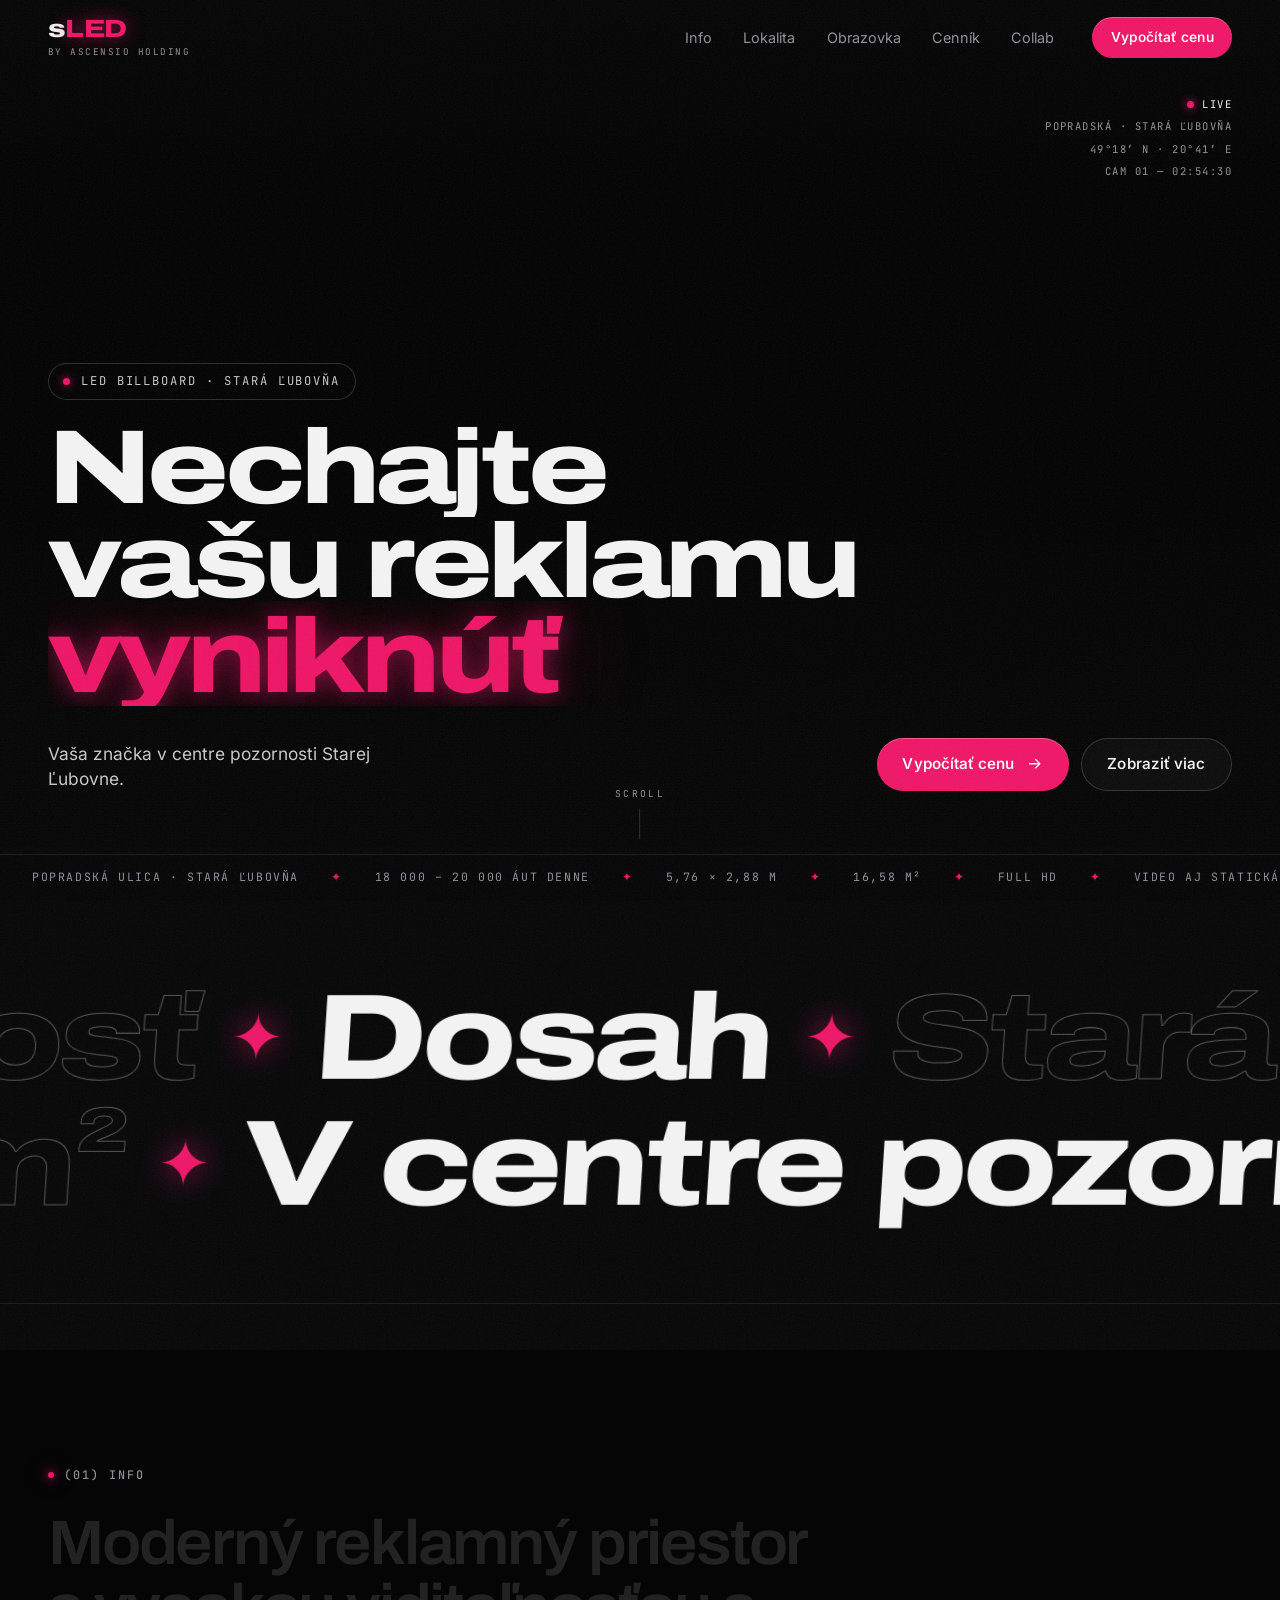
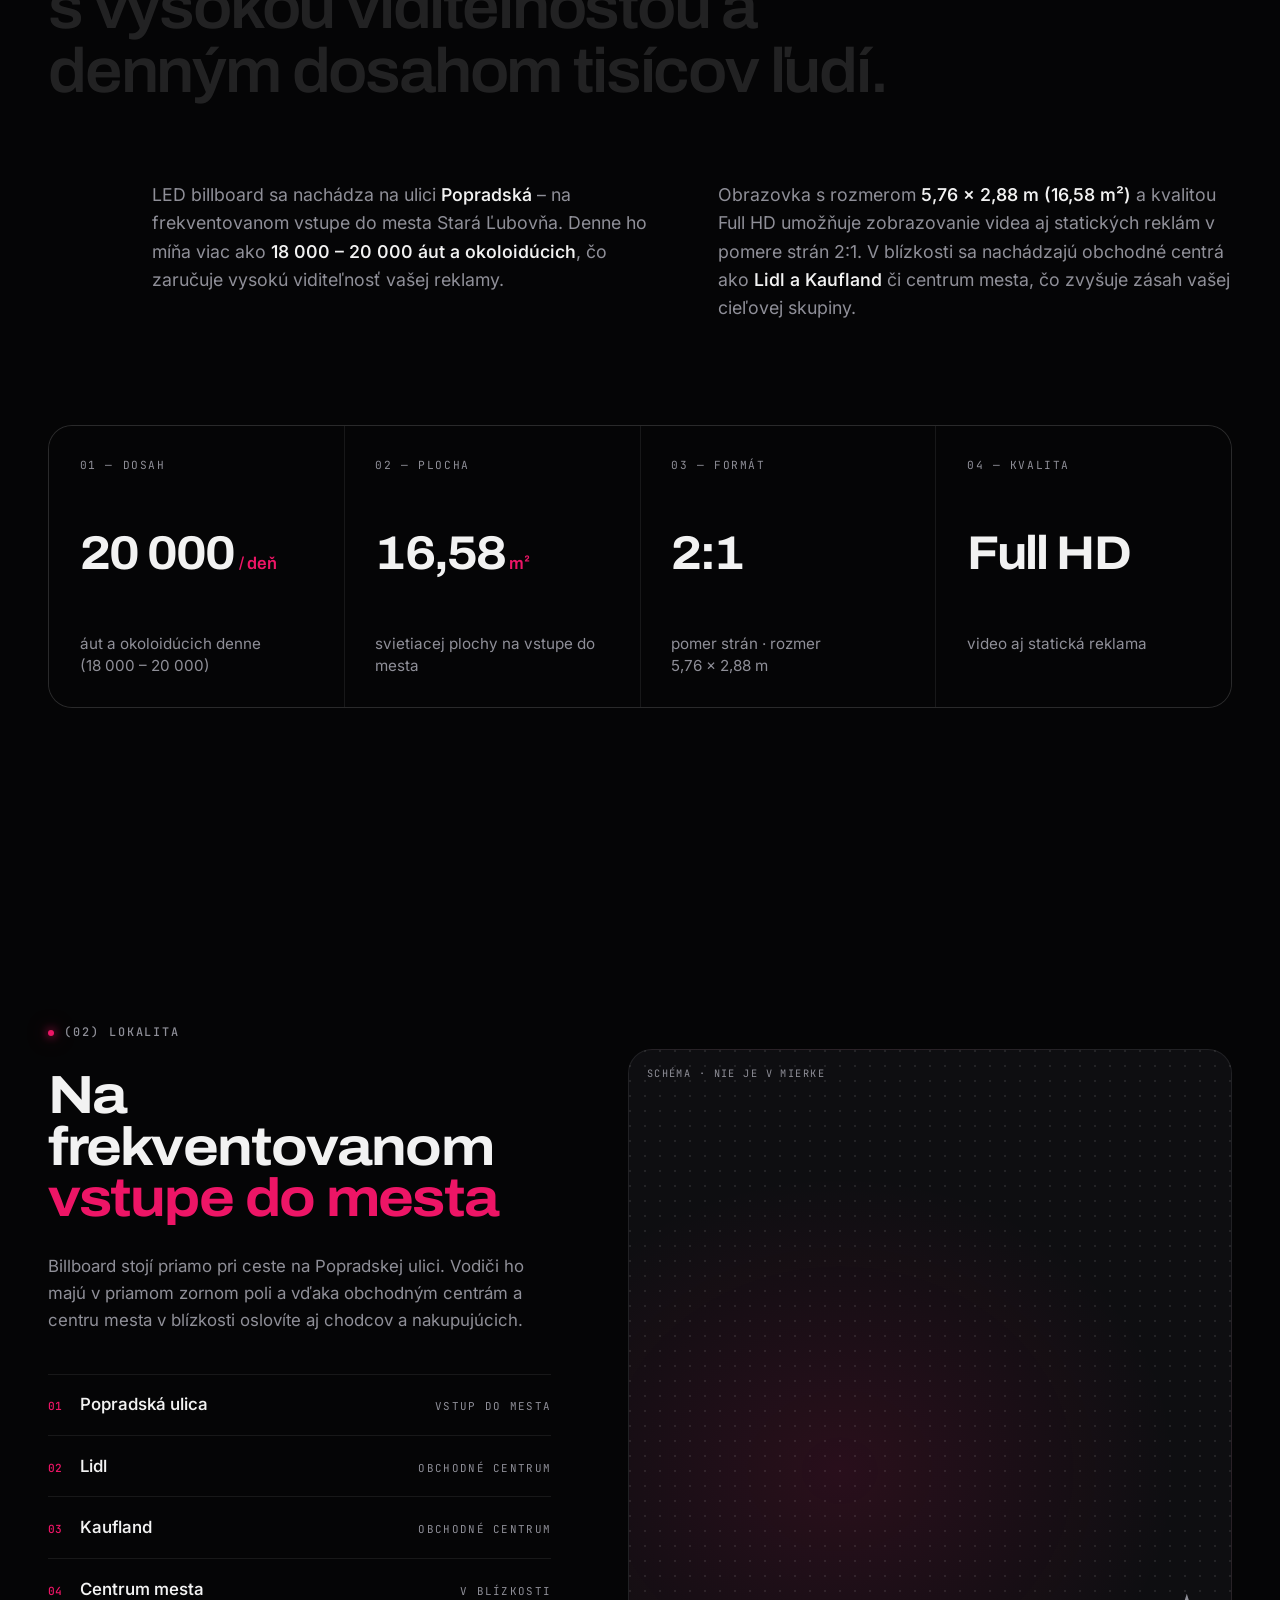
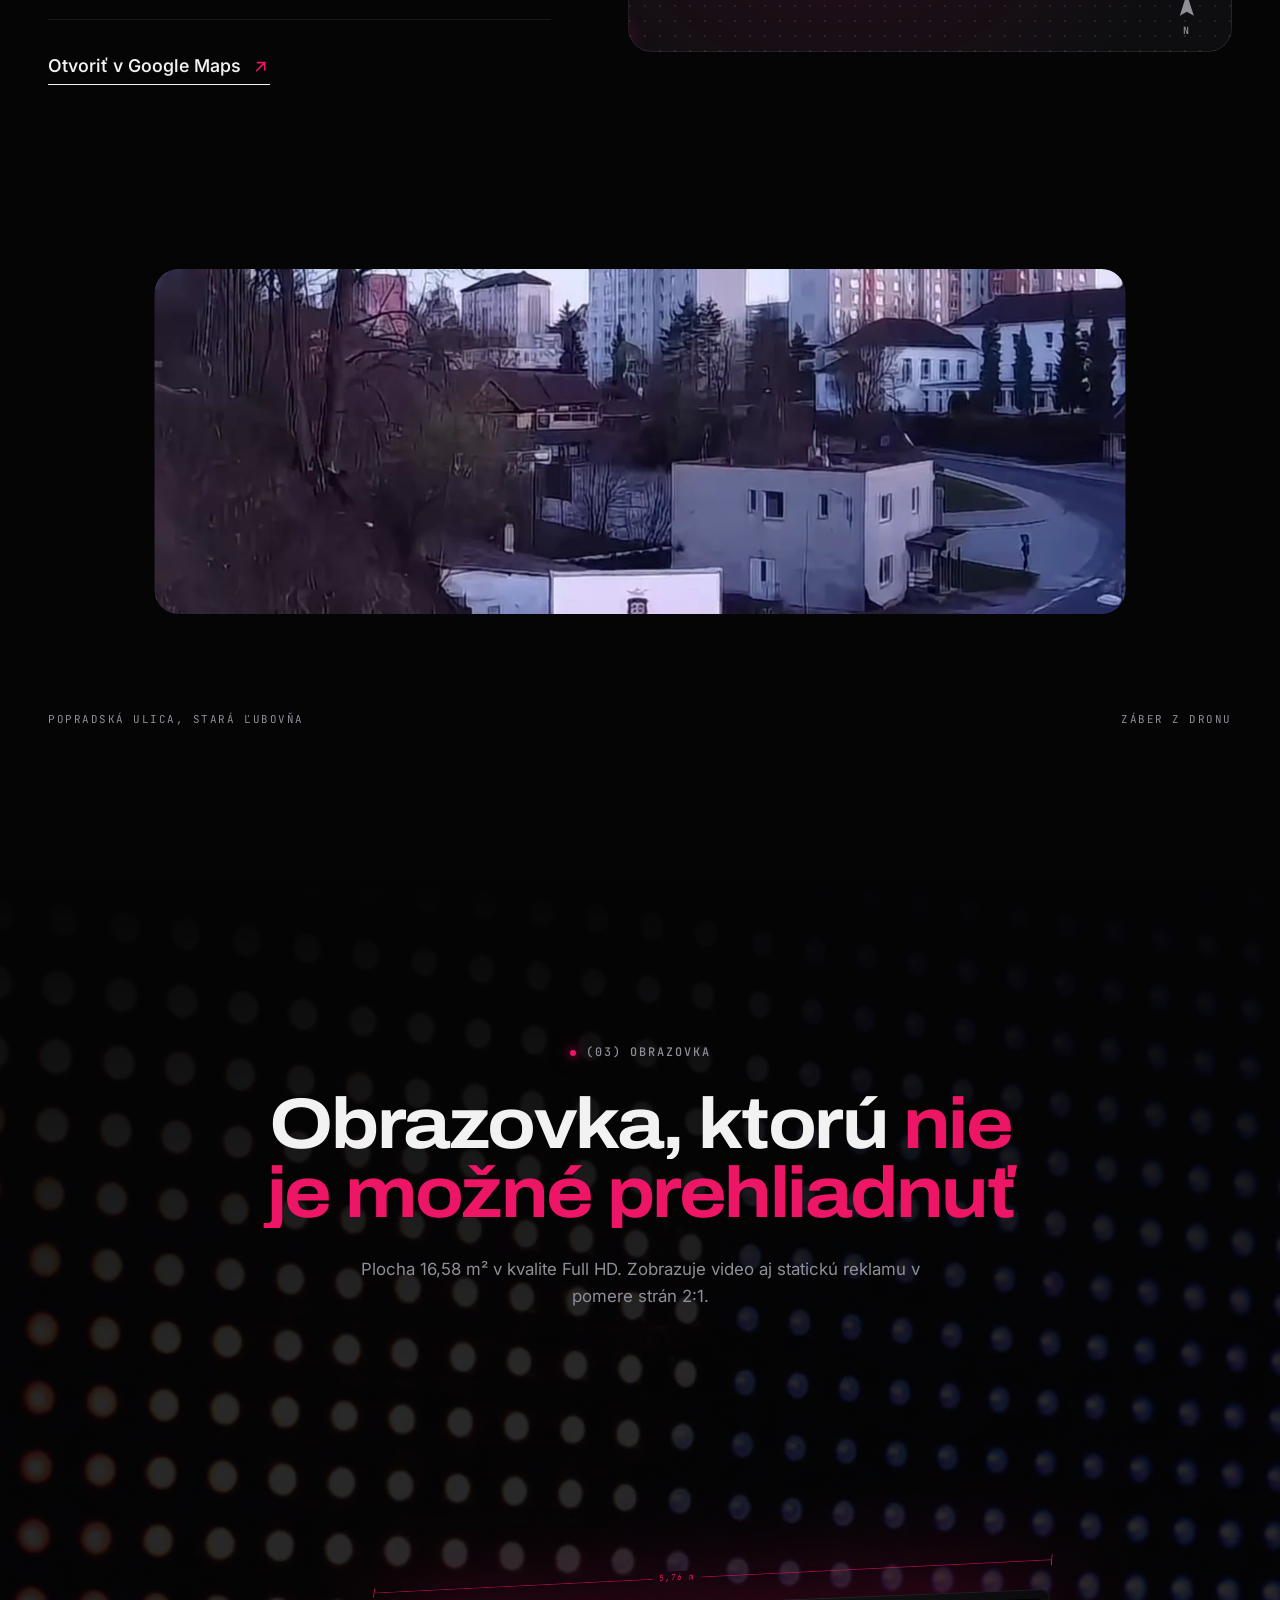
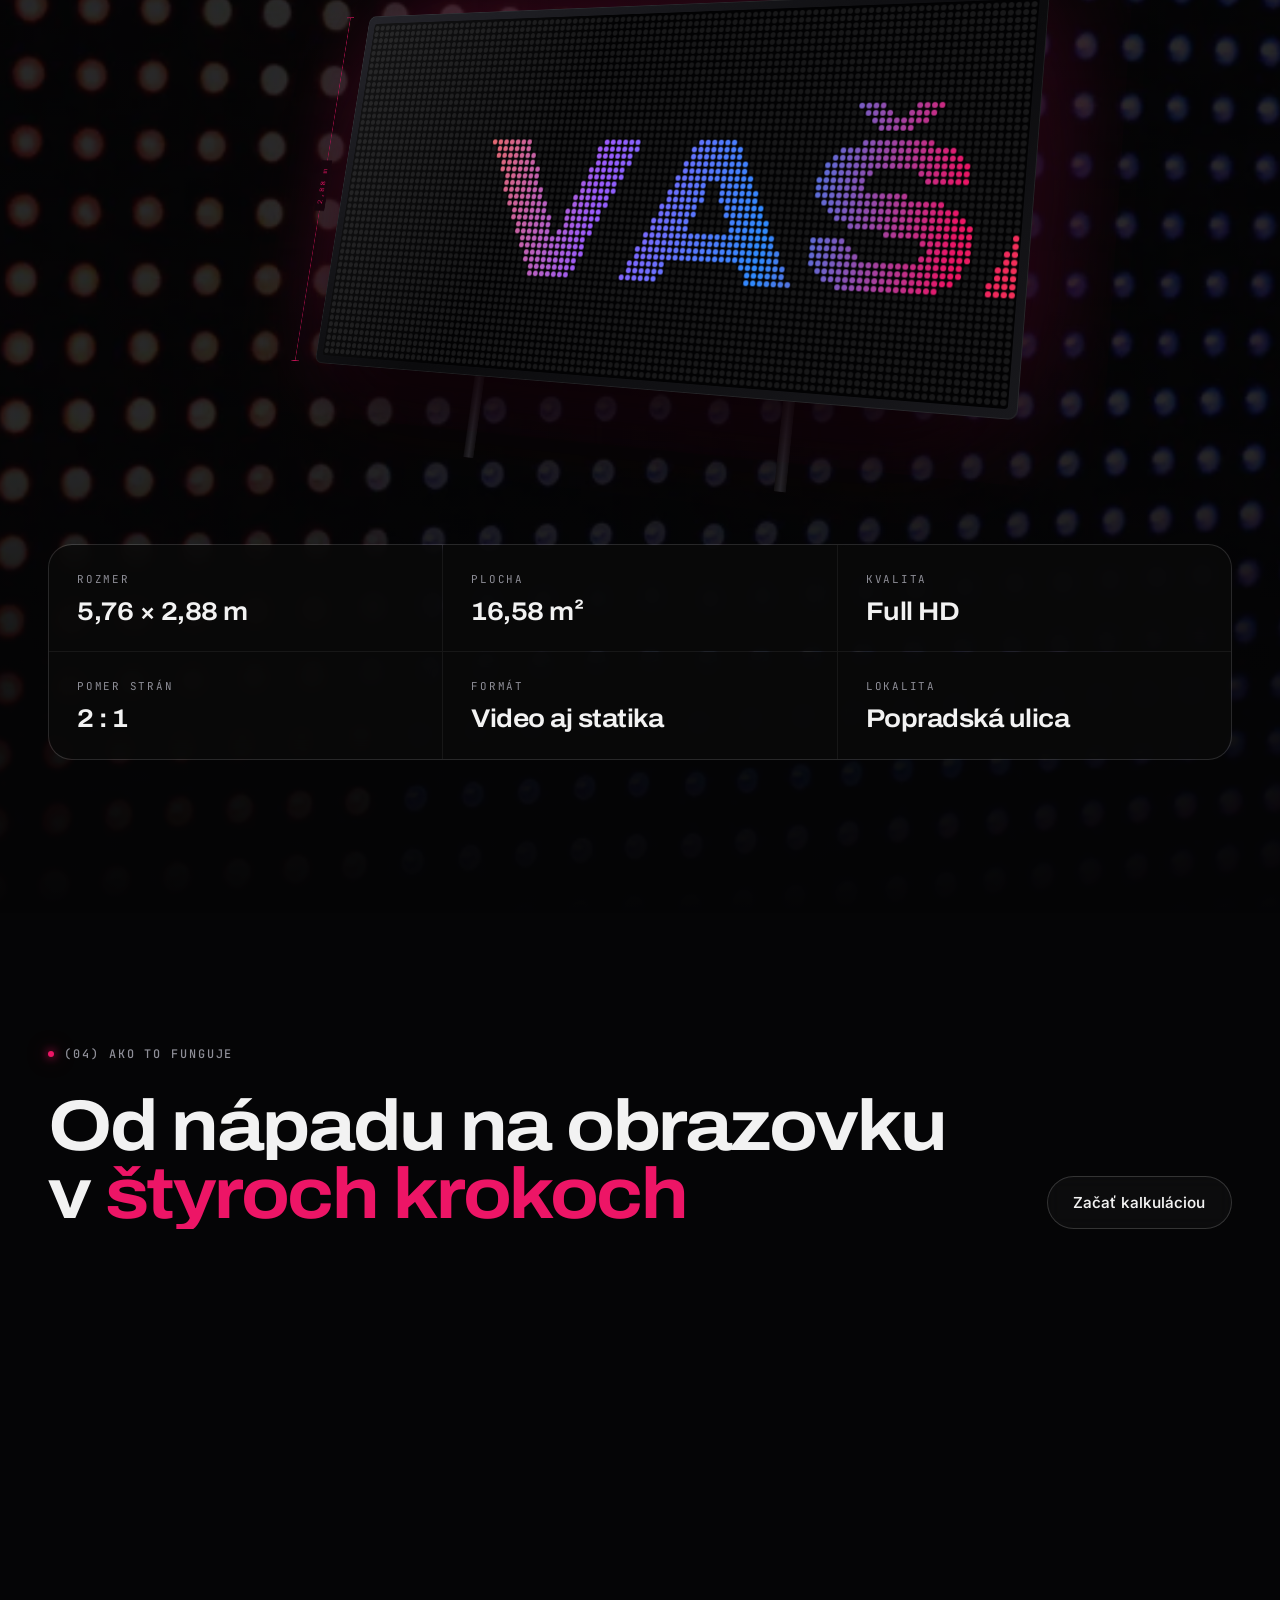
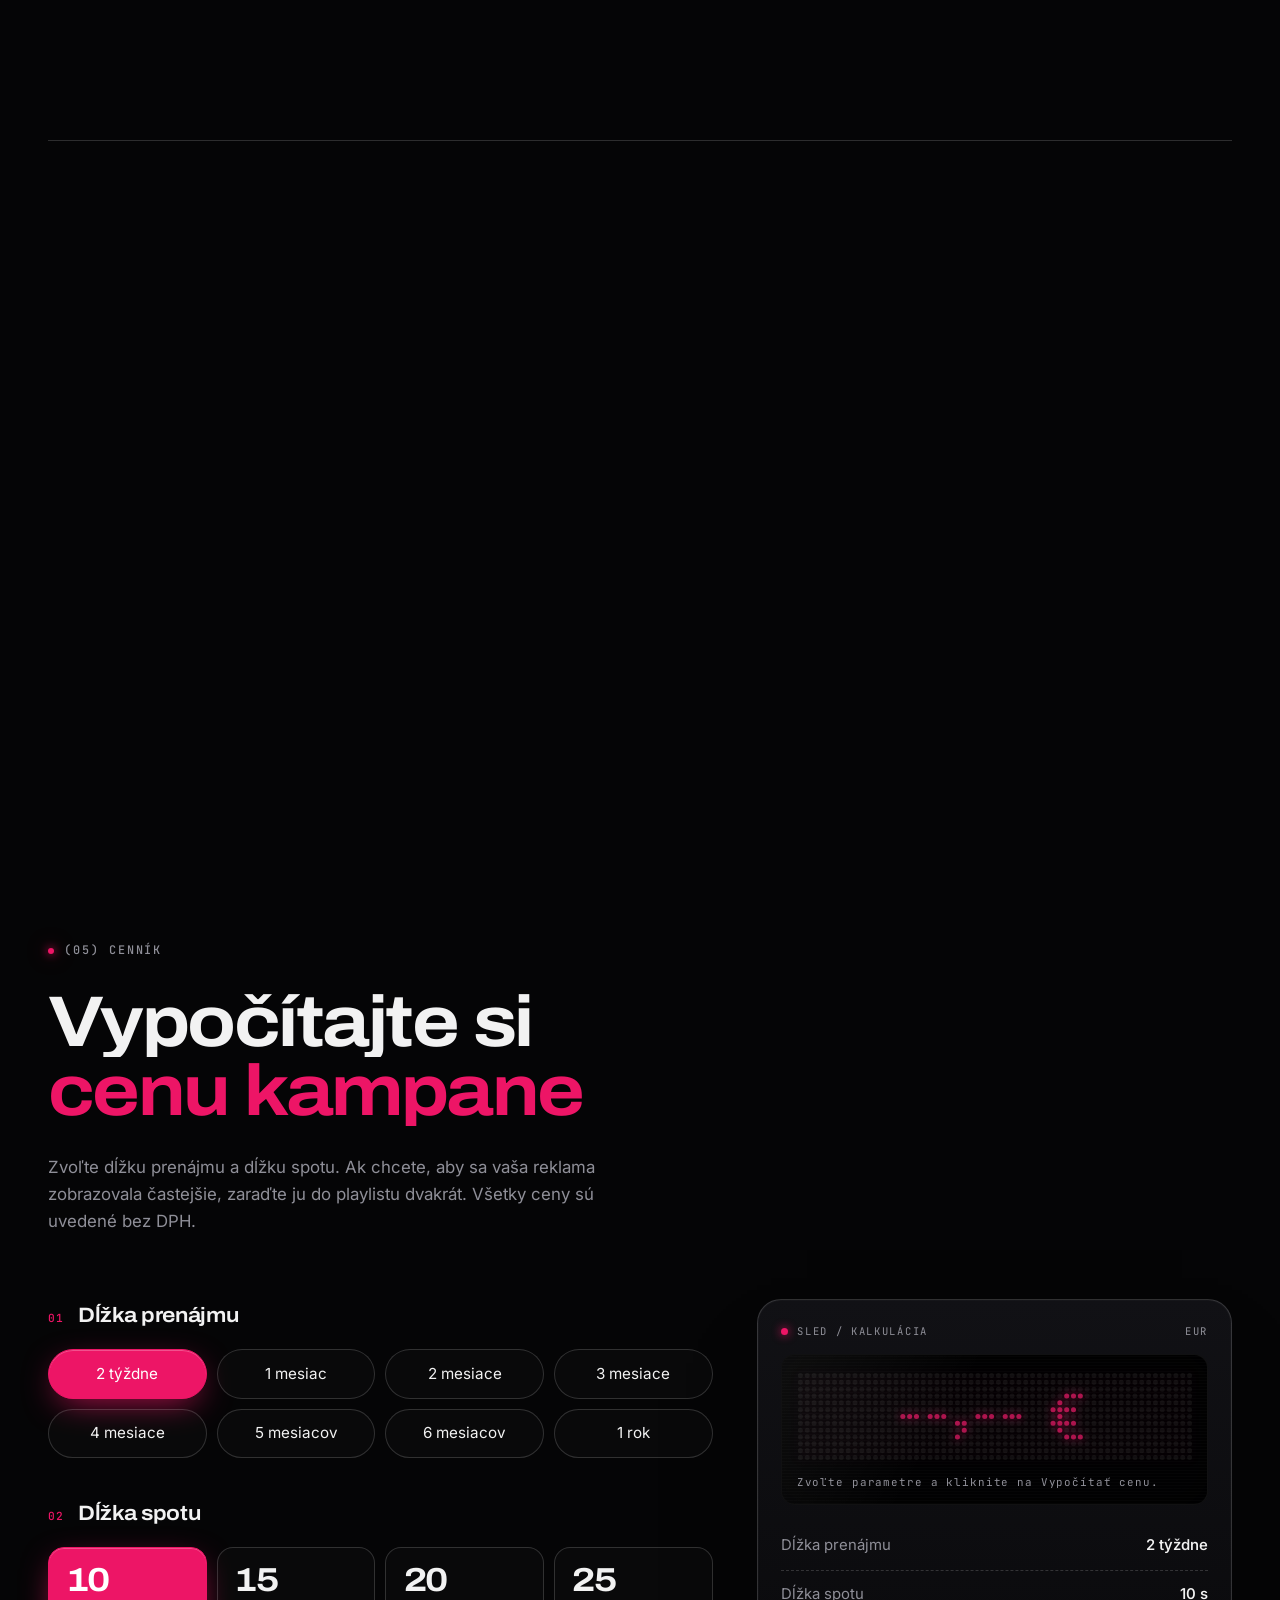
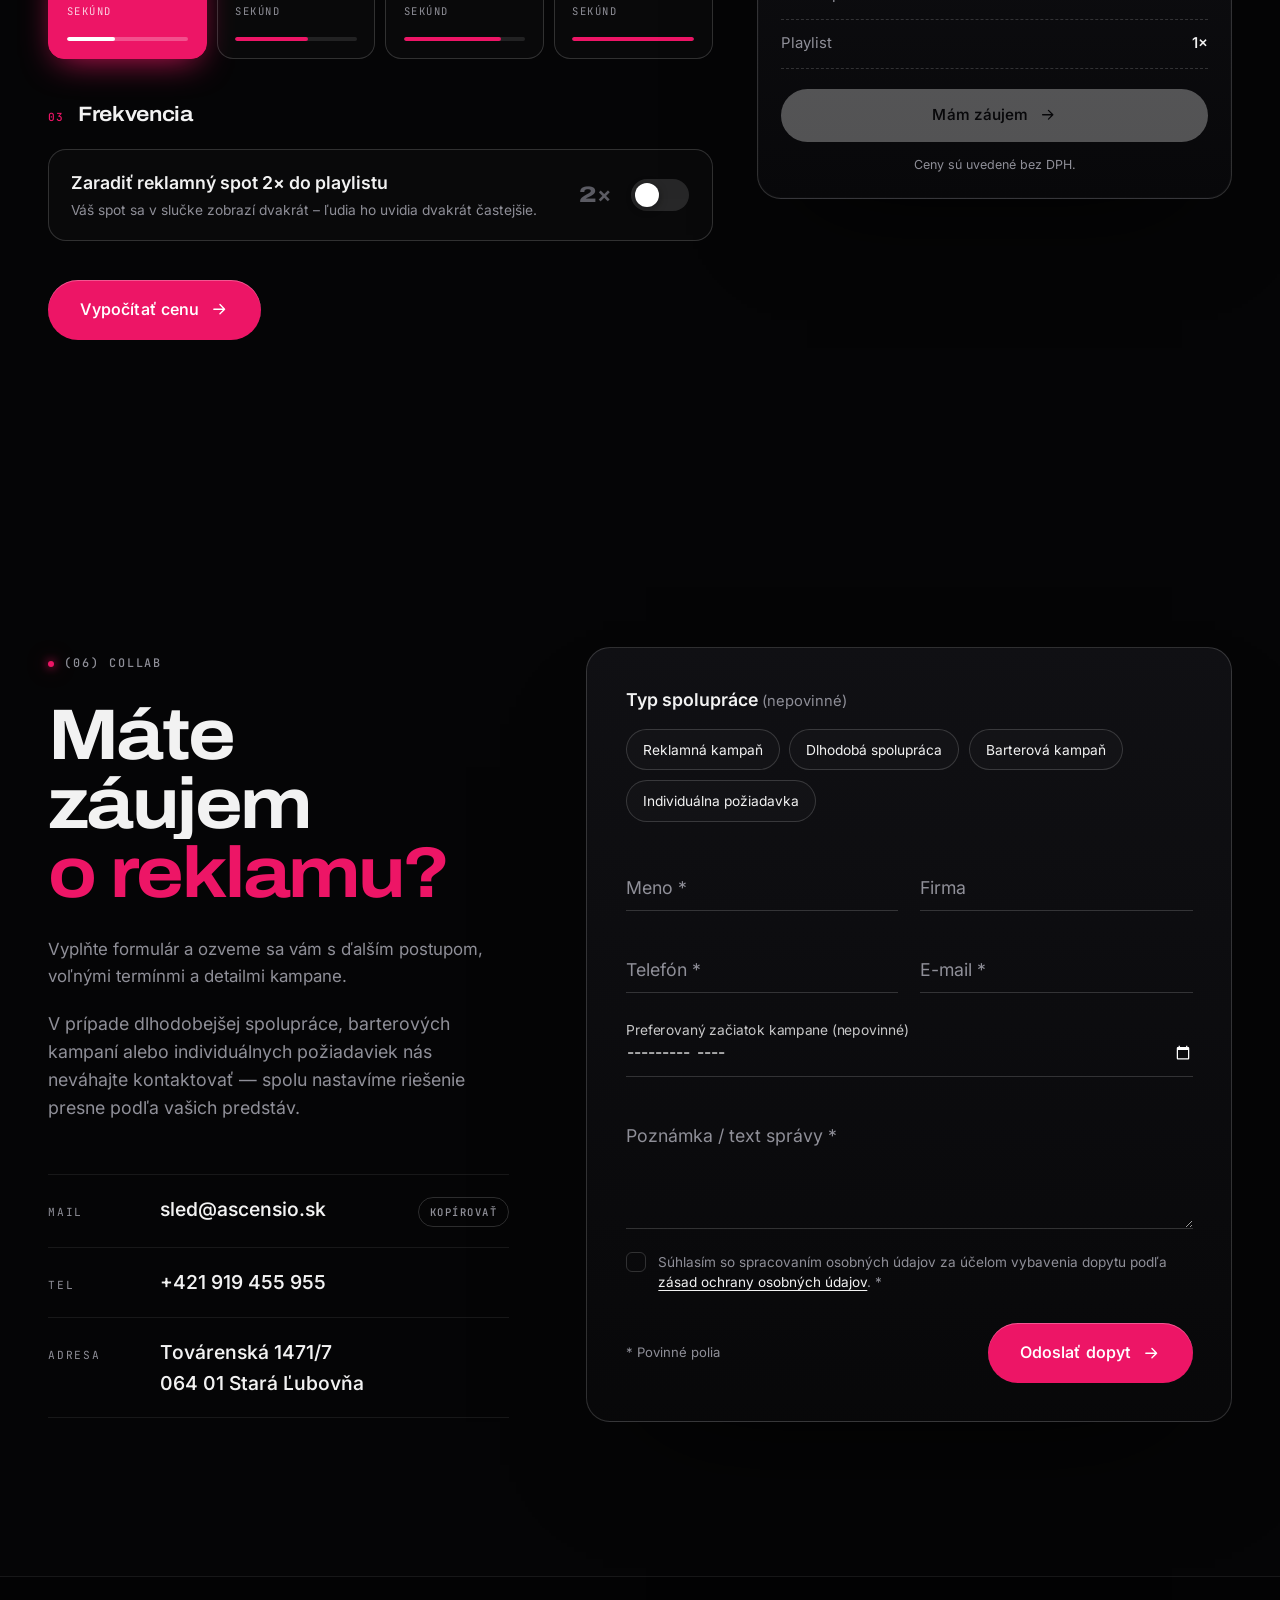
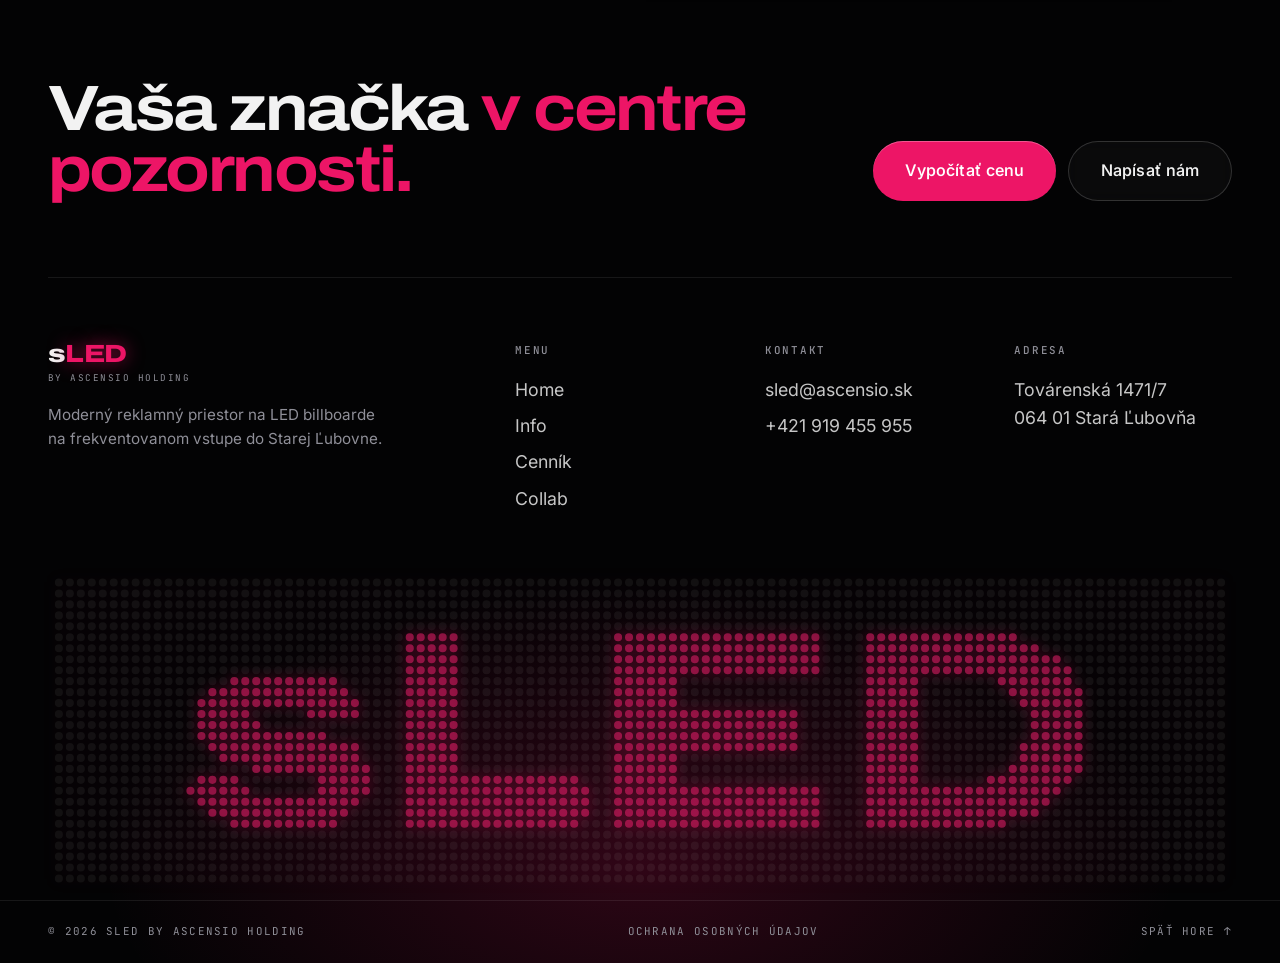
<file: index.html>
<!doctype html>
<html lang="sk" class="no-js">
<head>
  <meta charset="utf-8">
  <meta name="viewport" content="width=device-width, initial-scale=1, viewport-fit=cover">
  <title>sLED – LED billboard Stará Ľubovňa | Prenájom reklamného priestoru</title>
  <meta name="description" content="Prenájom reklamy na LED billboarde 5,76 × 2,88 m na Popradskej ulici v Starej Ľubovni. Denne ho míňa 18 000 – 20 000 áut a okoloidúcich. Vypočítajte si cenu kampane online.">
  <link rel="canonical" href="https://www.sled.sk/">
  <meta name="theme-color" content="#050506">
  <meta name="color-scheme" content="dark">

  <meta property="og:type" content="website">
  <meta property="og:locale" content="sk_SK">
  <meta property="og:site_name" content="sLED">
  <meta property="og:title" content="sLED – Nechajte vašu reklamu vyniknúť">
  <meta property="og:description" content="LED billboard na frekventovanom vstupe do Starej Ľubovne. 16,58 m², Full HD, 18 000 – 20 000 áut denne.">
  <meta property="og:url" content="https://www.sled.sk/">
  <meta property="og:image" content="https://www.sled.sk/assets/img/og-image.jpg">
  <meta property="og:image:width" content="1200">
  <meta property="og:image:height" content="630">
  <meta name="twitter:card" content="summary_large_image">

  <link rel="icon" href="assets/img/favicon.svg" type="image/svg+xml">
  <link rel="apple-touch-icon" href="assets/img/apple-touch-icon.png">

  <link rel="preload" href="assets/fonts/archivo-latin-standard-normal.woff2" as="font" type="font/woff2" crossorigin>
  <link rel="preload" href="assets/fonts/inter-latin-wght-normal.woff2" as="font" type="font/woff2" crossorigin>
  <link rel="stylesheet" href="css/lenis.css">
  <link rel="stylesheet" href="css/style.css">

  <script>
    (function (d) {
      var c = d.documentElement.classList;
      c.remove('no-js'); c.add('js');
      try { if (sessionStorage.getItem('sled-visited')) c.add('no-preload'); } catch (e) {}
      if (window.matchMedia && matchMedia('(prefers-reduced-motion: reduce)').matches) c.add('reduced');
      // poistka: ak sa skripty nenačítajú, zobraz obsah
      setTimeout(function () { if (!window.__sledReady) c.add('no-anim'); }, 4000);
    })(document);
  </script>

  <script type="application/ld+json">
  {
    "@context": "https://schema.org",
    "@type": "LocalBusiness",
    "name": "sLED – LED billboard Stará Ľubovňa",
    "description": "Prenájom reklamného priestoru na LED billboarde 5,76 × 2,88 m (16,58 m², Full HD) na Popradskej ulici v Starej Ľubovni.",
    "url": "https://www.sled.sk/",
    "image": "https://www.sled.sk/assets/img/og-image.jpg",
    "email": "sled@ascensio.sk",
    "telephone": "+421919455955",
    "address": {
      "@type": "PostalAddress",
      "streetAddress": "Továrenská 1471/7",
      "postalCode": "064 01",
      "addressLocality": "Stará Ľubovňa",
      "addressCountry": "SK"
    },
    "parentOrganization": { "@type": "Organization", "name": "Ascensio Holding" },
    "areaServed": "Stará Ľubovňa"
  }
  </script>

  <script src="js/vendor/gsap.min.js" defer></script>
  <script src="js/vendor/ScrollTrigger.min.js" defer></script>
  <script src="js/vendor/SplitText.min.js" defer></script>
  <script src="js/vendor/lenis.min.js" defer></script>
  <script src="js/config.js" defer></script>
  <script src="js/led-matrix.js" defer></script>
  <script src="js/led-shader.js" defer></script>
  <script src="js/forms.js" defer></script>
  <script src="js/calculator.js" defer></script>
  <script src="js/main.js" defer></script>
</head>
<body>
  <a class="skip-link" href="#main">Preskočiť na obsah</a>

  <!-- Preloader -->
  <div class="preloader" aria-hidden="true">
    <canvas class="preloader__matrix"></canvas>
    <div class="preloader__meta">
      <span>LED billboard<br>Stará Ľubovňa</span>
      <span class="preloader__count">000</span>
    </div>
    <div class="preloader__bar"></div>
  </div>

  <div class="cursor" aria-hidden="true">
    <div class="cursor__ring"><span class="cursor__label"></span></div>
    <div class="cursor__dot"></div>
  </div>
  <div class="grain" aria-hidden="true"></div>

  <!-- Header -->
  <header class="header">
    <a class="logo" href="#top" aria-label="sLED by Ascensio Holding – na začiatok stránky">
      <span class="logo__mark">s<b>LED</b></span>
      <span class="logo__by">by Ascensio Holding</span>
    </a>
    <nav class="nav" aria-label="Hlavná navigácia">
      <ul>
        <li><a href="#info">Info</a></li>
        <li><a href="#lokalita">Lokalita</a></li>
        <li><a href="#obrazovka">Obrazovka</a></li>
        <li><a href="#cennik">Cenník</a></li>
        <li><a href="#collab">Collab</a></li>
      </ul>
    </nav>
    <a class="btn btn--primary btn--sm header__cta magnetic" href="#cennik">
      <span class="btn__text"><span data-text="Vypočítať cenu">Vypočítať cenu</span></span>
    </a>
    <button class="burger" type="button" aria-expanded="false" aria-controls="menu">
      <span class="burger__lines" aria-hidden="true"><i></i><i></i></span>
      <span class="sr-only">Otvoriť menu</span>
    </button>
    <div class="header__progress" aria-hidden="true"></div>
  </header>

  <!-- Mobilné menu -->
  <div class="menu" id="menu" inert>
    <nav aria-label="Mobilná navigácia">
      <ul class="menu__list">
        <li><a href="#info"><span>01</span>Info</a></li>
        <li><a href="#lokalita"><span>02</span>Lokalita</a></li>
        <li><a href="#obrazovka"><span>03</span>Obrazovka</a></li>
        <li><a href="#cennik"><span>04</span>Cenník</a></li>
        <li><a href="#collab"><span>05</span>Collab</a></li>
      </ul>
    </nav>
    <div class="menu__foot">
      <a href="mailto:sled@ascensio.sk">sled@ascensio.sk</a>
      <a href="tel:+421919455955">+421 919 455 955</a>
    </div>
  </div>

  <main id="main">
    <!-- HERO -->
    <section class="hero" id="top" aria-label="Úvod">
      <div class="hero__media">
        <video class="hero__video" muted playsinline loop autoplay preload="auto" poster="assets/img/hero-poster.webp" aria-hidden="true">
          <source src="assets/video/hero-720.mp4" type="video/mp4" media="(max-width: 900px)">
          <source src="assets/video/hero-1080.mp4" type="video/mp4">
        </video>
        <canvas class="hero__gl" aria-hidden="true"></canvas>
        <div class="hero__shade" aria-hidden="true"></div>
      </div>

      <div class="hud" aria-hidden="true">
        <span class="hud__live"><i class="live-dot"></i> Live</span>
        <span>Popradská · Stará Ľubovňa</span>
        <span>49°18′ N · 20°41′ E</span>
        <span class="hud__tc" data-timecode>CAM 01 — 00:00:00</span>
      </div>

      <div class="hero__content container">
        <p class="eyebrow" data-hero-fade><span class="live-dot"></span> LED billboard · Stará Ľubovňa</p>
        <h1 class="hero__title" aria-label="Nechajte vašu reklamu vyniknúť">
          <span class="line" aria-hidden="true">Nechajte</span>
          <span class="line" aria-hidden="true">vašu reklamu</span>
          <span class="line line--accent" aria-hidden="true"><em>vyniknúť</em></span>
        </h1>
        <div class="hero__bottom">
          <p class="hero__lead" data-hero-fade>Vaša značka v centre pozornosti Starej Ľubovne.</p>
          <div class="hero__ctas" data-hero-fade>
            <a class="btn btn--primary magnetic" href="#cennik">
              <span class="btn__text"><span data-text="Vypočítať cenu">Vypočítať cenu</span></span>
              <svg class="btn__icon" viewBox="0 0 24 24" aria-hidden="true"><path d="M5 12h14M13 6l6 6-6 6"/></svg>
            </a>
            <a class="btn btn--ghost magnetic" href="#info">
              <span class="btn__text"><span data-text="Zobraziť viac">Zobraziť viac</span></span>
            </a>
          </div>
        </div>
      </div>

      <div class="hero__ticker" aria-hidden="true">
        <div class="ticker__track">
          <span>Popradská ulica · Stará Ľubovňa</span><i>✦</i>
          <span>18 000 – 20 000 áut denne</span><i>✦</i>
          <span>5,76 × 2,88 m</span><i>✦</i>
          <span>16,58 m²</span><i>✦</i>
          <span>Full HD</span><i>✦</i>
          <span>Video aj statická reklama</span><i>✦</i>
          <span>Popradská ulica · Stará Ľubovňa</span><i>✦</i>
          <span>18 000 – 20 000 áut denne</span><i>✦</i>
          <span>5,76 × 2,88 m</span><i>✦</i>
          <span>16,58 m²</span><i>✦</i>
          <span>Full HD</span><i>✦</i>
          <span>Video aj statická reklama</span><i>✦</i>
        </div>
      </div>

      <a class="hero__scroll" href="#info" aria-label="Posunúť na ďalšiu sekciu" data-hero-fade>
        <span>Scroll</span><i></i>
      </a>
    </section>

    <!-- MARQUEE -->
    <div class="marquee" aria-hidden="true">
      <div class="marquee__row" data-marquee="1">
        <span>Viditeľnosť</span><span class="star">✦</span><span class="is-fill">Dosah</span><span class="star">✦</span><span>Stará Ľubovňa</span><span class="star">✦</span>
        <span>Viditeľnosť</span><span class="star">✦</span><span class="is-fill">Dosah</span><span class="star">✦</span><span>Stará Ľubovňa</span><span class="star">✦</span>
      </div>
      <div class="marquee__row" data-marquee="-1">
        <span class="is-fill">Full HD</span><span class="star">✦</span><span>16,58 m²</span><span class="star">✦</span><span class="is-fill">V centre pozornosti</span><span class="star">✦</span>
        <span class="is-fill">Full HD</span><span class="star">✦</span><span>16,58 m²</span><span class="star">✦</span><span class="is-fill">V centre pozornosti</span><span class="star">✦</span>
      </div>
    </div>

    <!-- INFO -->
    <section class="section intro" id="info" tabindex="-1">
      <div class="container">
        <p class="label" data-reveal>(01) Info</p>
        <h2 class="intro__statement" data-scrub-words>Moderný reklamný priestor s vysokou viditeľnosťou a&nbsp;denným dosahom tisícov ľudí.</h2>
        <div class="intro__cols">
          <p data-reveal>LED billboard sa nachádza na ulici <strong>Popradská</strong> – na frekventovanom vstupe do mesta Stará Ľubovňa. Denne ho míňa viac ako <strong>18 000 – 20 000 áut a okoloidúcich</strong>, čo zaručuje vysokú viditeľnosť vašej reklamy.</p>
          <p data-reveal>Obrazovka s rozmerom <strong>5,76 × 2,88 m (16,58 m²)</strong> a kvalitou Full HD umožňuje zobrazovanie videa aj statických reklám v pomere strán 2:1. V blízkosti sa nachádzajú obchodné centrá ako <strong>Lidl a Kaufland</strong> či centrum mesta, čo zvyšuje zásah vašej cieľovej skupiny.</p>
        </div>

        <ul class="stats" aria-label="Billboard v číslach">
          <li class="stat spot-hover" data-reveal>
            <span class="stat__index">01 — Dosah</span>
            <span class="stat__value"><span data-count="20000" data-sep=" ">20 000</span><small>/ deň</small></span>
            <span class="stat__label">áut a okoloidúcich denne (18&nbsp;000&nbsp;–&nbsp;20&nbsp;000)</span>
          </li>
          <li class="stat spot-hover" data-reveal>
            <span class="stat__index">02 — Plocha</span>
            <span class="stat__value"><span data-count="16.58" data-decimals="2">16,58</span><small>m²</small></span>
            <span class="stat__label">svietiacej plochy na vstupe do mesta</span>
          </li>
          <li class="stat spot-hover" data-reveal>
            <span class="stat__index">03 — Formát</span>
            <span class="stat__value"><span data-count="2" data-decimals="0">2</span>:1</span>
            <span class="stat__label">pomer strán · rozmer 5,76&nbsp;×&nbsp;2,88&nbsp;m</span>
          </li>
          <li class="stat spot-hover" data-reveal>
            <span class="stat__index">04 — Kvalita</span>
            <span class="stat__value">Full&nbsp;HD</span>
            <span class="stat__label">video aj statická reklama</span>
          </li>
        </ul>
      </div>
    </section>

    <!-- LOKALITA -->
    <section class="section location" id="lokalita" tabindex="-1">
      <div class="container location__grid">
        <div class="location__text">
          <p class="label" data-reveal>(02) Lokalita</p>
          <h2 class="h2" data-split>Na frekventovanom <em>vstupe do mesta</em></h2>
          <p class="lead" data-reveal>Billboard stojí priamo pri ceste na Popradskej ulici. Vodiči ho majú v priamom zornom poli a vďaka obchodným centrám a centru mesta v blízkosti oslovíte aj chodcov a nakupujúcich.</p>
          <ol class="places">
            <li data-reveal><span><b>01</b> Popradská ulica</span><span>Vstup do mesta</span></li>
            <li data-reveal><span><b>02</b> Lidl</span><span>Obchodné centrum</span></li>
            <li data-reveal><span><b>03</b> Kaufland</span><span>Obchodné centrum</span></li>
            <li data-reveal><span><b>04</b> Centrum mesta</span><span>V blízkosti</span></li>
          </ol>
          <a class="link-arrow" href="https://www.google.com/maps/search/?api=1&amp;query=Popradsk%C3%A1%2C%20064%2001%20Star%C3%A1%20%C4%BDubov%C5%88a" target="_blank" rel="noopener" data-reveal data-cursor="Mapa">
            Otvoriť v Google Maps
            <svg viewBox="0 0 24 24" aria-hidden="true"><path d="M7 17 17 7M8 7h9v9"/></svg>
          </a>
        </div>

        <figure class="map" data-reveal>
          <svg class="map__svg" viewBox="0 0 600 600" role="img" aria-labelledby="map-title">
            <title id="map-title">Schéma polohy billboardu na Popradskej ulici pri vstupe do Starej Ľubovne, v blízkosti Lidl, Kaufland a centra mesta</title>
            <defs>
              <radialGradient id="pinGlow">
                <stop offset="0" stop-color="#ED1566" stop-opacity=".9"/>
                <stop offset="1" stop-color="#ED1566" stop-opacity="0"/>
              </radialGradient>
            </defs>
            <g class="map__minor">
              <path d="M0 318 C 110 322, 210 318, 292 300"/>
              <path d="M410 246 C 452 296, 520 330, 600 352"/>
              <path d="M300 300 C 286 230, 282 140, 312 0"/>
              <path d="M520 130 L 600 96"/>
              <path d="M520 130 C 534 84, 548 40, 566 0"/>
              <path d="M140 600 C 170 520, 190 470, 224 420"/>
              <path d="M410 246 C 440 200, 470 160, 520 130"/>
            </g>
            <circle class="map__center" cx="520" cy="128" r="62"/>
            <path class="map__road-glow" d="M-10 584 C 90 532, 160 474, 224 420 S 334 300, 410 246 S 486 168, 520 130"/>
            <path class="map__road" id="road" d="M-10 584 C 90 532, 160 474, 224 420 S 334 300, 410 246 S 486 168, 520 130"/>
            <text class="map__street"><textPath href="#road" startOffset="12%">POPRADSKÁ</textPath></text>

            <g class="map__cars">
              <circle r="4"><animateMotion dur="9s" repeatCount="indefinite" rotate="auto"><mpath href="#road"/></animateMotion></circle>
              <circle r="4"><animateMotion dur="9s" begin="-3s" repeatCount="indefinite"><mpath href="#road"/></animateMotion></circle>
              <circle r="4"><animateMotion dur="9s" begin="-6s" repeatCount="indefinite"><mpath href="#road"/></animateMotion></circle>
              <circle r="4" class="is-out"><animateMotion dur="11s" begin="-2s" repeatCount="indefinite" keyPoints="1;0" keyTimes="0;1" calcMode="linear"><mpath href="#road"/></animateMotion></circle>
              <circle r="4" class="is-out"><animateMotion dur="11s" begin="-7s" repeatCount="indefinite" keyPoints="1;0" keyTimes="0;1" calcMode="linear"><mpath href="#road"/></animateMotion></circle>
            </g>

            <g class="map__poi" data-poi>
              <circle cx="318" cy="252" r="7"/>
              <text x="332" y="248">LIDL</text>
            </g>
            <g class="map__poi" data-poi>
              <circle cx="446" cy="300" r="7"/>
              <text x="460" y="304">KAUFLAND</text>
            </g>
            <g class="map__poi map__poi--center" data-poi>
              <text x="520" y="54" text-anchor="middle">CENTRUM</text>
            </g>

            <g class="map__pin" data-poi>
              <circle class="map__pin-glow" cx="176" cy="460" r="46" fill="url(#pinGlow)"/>
              <circle class="map__pin-pulse" cx="176" cy="460" r="14"/>
              <rect x="150" y="398" width="52" height="26" rx="3"/>
              <line x1="176" y1="424" x2="176" y2="452"/>
              <circle class="map__pin-dot" cx="176" cy="460" r="7"/>
              <text x="138" y="408" text-anchor="end">sLED</text>
              <text class="map__pin-sub" x="138" y="424" text-anchor="end">LED BILLBOARD</text>
            </g>

            <g class="map__north" transform="translate(556 560)">
              <path d="M0 -18 L7 4 L0 0 L-7 4 Z"/>
              <text y="22" text-anchor="middle">N</text>
            </g>
          </svg>
          <figcaption class="map__note">Schéma · nie je v mierke</figcaption>
        </figure>
      </div>

      <figure class="location__photo container" data-cursor="Popradská">
        <div class="location__photo-inner" data-clip>
          <img src="assets/img/location.webp" alt="Záber z dronu na LED billboard pri ceste na Popradskej ulici v Starej Ľubovni" loading="lazy" width="1600" height="900" data-parallax>
        </div>
        <figcaption><span>Popradská ulica, Stará Ľubovňa</span><span>Záber z dronu</span></figcaption>
      </figure>
    </section>

    <!-- OBRAZOVKA -->
    <section class="section screen" id="obrazovka" tabindex="-1">
      <div class="screen__bg" aria-hidden="true">
        <video muted playsinline loop preload="none" poster="assets/img/led-poster.webp" data-lazy-video>
          <source data-src="assets/video/led-720.mp4" type="video/mp4">
        </video>
      </div>
      <div class="container">
        <div class="screen__head">
          <p class="label" data-reveal>(03) Obrazovka</p>
          <h2 class="h2" data-split>Obrazovka, ktorú <em>nie je možné prehliadnuť</em></h2>
          <p class="lead" data-reveal>Plocha 16,58 m² v kvalite Full HD. Zobrazuje video aj statickú reklamu v pomere strán 2:1.</p>
        </div>

        <div class="bb-stage">
          <div class="bb" data-cursor="Váš spot">
            <div class="bb__dim bb__dim--w" aria-hidden="true"><span>5,76 m</span></div>
            <div class="bb__dim bb__dim--h" aria-hidden="true"><span>2,88 m</span></div>
            <div class="bb__frame">
              <div class="bb__screen">
                <canvas class="bb__led" aria-label="Ukážka LED obrazovky s textom Vaša reklama tu" role="img"></canvas>
              </div>
            </div>
            <div class="bb__legs" aria-hidden="true"><i></i><i></i></div>
          </div>
        </div>

        <dl class="specs">
          <div class="spec" data-reveal><dt>Rozmer</dt><dd>5,76&nbsp;×&nbsp;2,88&nbsp;m</dd></div>
          <div class="spec" data-reveal><dt>Plocha</dt><dd>16,58 m²</dd></div>
          <div class="spec" data-reveal><dt>Kvalita</dt><dd>Full HD</dd></div>
          <div class="spec" data-reveal><dt>Pomer strán</dt><dd>2 : 1</dd></div>
          <div class="spec" data-reveal><dt>Formát</dt><dd>Video aj statika</dd></div>
          <div class="spec" data-reveal><dt>Lokalita</dt><dd>Popradská ulica</dd></div>
        </dl>
      </div>
    </section>

    <!-- POSTUP -->
    <section class="section process" id="postup" aria-labelledby="process-title">
      <div class="container process__head">
        <div>
          <p class="label" data-reveal>(04) Ako to funguje</p>
          <h2 class="h2" id="process-title" data-split>Od nápadu na obrazovku v <em>štyroch krokoch</em></h2>
        </div>
        <a class="btn btn--ghost" href="#cennik" data-reveal>
          <span class="btn__text"><span data-text="Začať kalkuláciou">Začať kalkuláciou</span></span>
        </a>
      </div>
      <div class="process__viewport">
        <ol class="process__track">
          <li class="step spot-hover">
            <span class="step__num" aria-hidden="true">01</span>
            <div>
              <h3>Vyberte si prenájom</h3>
              <p>V kalkulačke zvoľte dĺžku prenájmu, dĺžku spotu a frekvenciu zobrazenia. Cenu uvidíte okamžite.</p>
            </div>
          </li>
          <li class="step spot-hover">
            <span class="step__num" aria-hidden="true">02</span>
            <div>
              <h3>Pošlite dopyt</h3>
              <p>Kliknite na „Mám záujem“ alebo vyplňte formulár. Ozveme sa vám s voľnými termínmi a detailmi kampane.</p>
            </div>
          </li>
          <li class="step spot-hover">
            <span class="step__num" aria-hidden="true">03</span>
            <div>
              <h3>Dodajte podklady</h3>
              <p>Pripravte video alebo statickú grafiku v pomere strán 2:1. Technické detaily vám radi upresníme.</p>
            </div>
          </li>
          <li class="step spot-hover">
            <span class="step__num" aria-hidden="true">04</span>
            <div>
              <h3>Vaša reklama svieti</h3>
              <p>Spot zaradíme do playlistu a vaša značka sa ocitne v centre pozornosti Starej Ľubovne.</p>
            </div>
          </li>
        </ol>
      </div>
      <div class="container"><div class="process__bar" aria-hidden="true"><span></span></div></div>
    </section>

    <!-- CENNÍK / KALKULAČKA -->
    <section class="section pricing" id="cennik" tabindex="-1">
      <div class="container">
        <div class="pricing__head">
          <p class="label" data-reveal>(05) Cenník</p>
          <h2 class="h2" data-split>Vypočítajte si <em>cenu kampane</em></h2>
          <p class="lead" data-reveal>Zvoľte dĺžku prenájmu a dĺžku spotu. Ak chcete, aby sa vaša reklama zobrazovala častejšie, zaraďte ju do playlistu dvakrát. Všetky ceny sú uvedené bez DPH.</p>
        </div>

        <div class="calc" data-calc-root>
          <form class="calc__options" id="calc-form" aria-label="Parametre kampane">
            <fieldset class="group" data-reveal>
              <legend><span>01</span>Dĺžka prenájmu</legend>
              <div class="chips chips--dur" data-durations>
                <span class="chips__loading">Načítavam cenník…</span>
              </div>
            </fieldset>

            <fieldset class="group" data-reveal>
              <legend><span>02</span>Dĺžka spotu</legend>
              <div class="chips chips--spot" data-spots></div>
            </fieldset>

            <fieldset class="group" data-reveal>
              <legend><span>03</span>Frekvencia</legend>
              <label class="toggle">
                <input type="checkbox" id="calc-double" name="double">
                <span class="toggle__text">
                  <strong>Zaradiť reklamný spot 2× do playlistu</strong>
                  <small>Váš spot sa v slučke zobrazí dvakrát – ľudia ho uvidia dvakrát častejšie.</small>
                </span>
                <span class="toggle__badge" aria-hidden="true">2×</span>
                <span class="toggle__switch" aria-hidden="true"></span>
              </label>
            </fieldset>

            <div class="calc__actions" data-reveal>
              <button class="btn btn--primary btn--lg magnetic" type="submit" data-calc>
                <span class="btn__text"><span data-text="Vypočítať cenu">Vypočítať cenu</span></span>
                <svg class="btn__icon" viewBox="0 0 24 24" aria-hidden="true"><path d="M5 12h14M13 6l6 6-6 6"/></svg>
              </button>
            </div>
            <p class="calc__error" data-calc-error hidden>Cenník sa nepodarilo načítať. Napíšte nám prosím na <a href="mailto:sled@ascensio.sk">sled@ascensio.sk</a> a cenu vám pošleme.</p>
            <noscript><p class="calc__error">Kalkulačka vyžaduje JavaScript. Cenu vám radi pošleme na <a href="mailto:sled@ascensio.sk">sled@ascensio.sk</a>.</p></noscript>
          </form>

          <aside class="panel" aria-label="Výsledok kalkulácie" data-reveal>
            <div class="panel__top"><span><i class="live-dot"></i> sLED / kalkulácia</span><span>EUR</span></div>
            <div class="display">
              <canvas aria-hidden="true"></canvas>
              <div class="display__sub"><span data-hint>Zvoľte parametre a kliknite na Vypočítať cenu.</span><span data-per-day></span></div>
              <p class="sr-only" aria-live="polite" data-price-live></p>
            </div>
            <ul class="summary">
              <li><span>Dĺžka prenájmu</span><span data-sum="duration">–</span></li>
              <li><span>Dĺžka spotu</span><span data-sum="spot">–</span></li>
              <li><span>Playlist</span><span data-sum="playlist">–</span></li>
            </ul>
            <button class="btn btn--light btn--block" type="button" data-want disabled>
              <span class="btn__text"><span data-text="Mám záujem">Mám záujem</span></span>
              <svg class="btn__icon" viewBox="0 0 24 24" aria-hidden="true"><path d="M5 12h14M13 6l6 6-6 6"/></svg>
            </button>
            <p class="panel__note">Ceny sú uvedené bez DPH.</p>

            <div class="request" hidden>
              <form class="request__form" id="calc-request" aria-label="Odoslať požiadavku z kalkulačky">
                <div class="request__head">
                  <h3>Kontaktné údaje</h3>
                  <button type="button" class="request__close" data-request-close aria-label="Zrušiť a zavrieť">✕</button>
                </div>
                <p class="request__summary" data-request-summary></p>
                <div class="field"><input id="rq-name" name="name" type="text" autocomplete="name" placeholder=" " required minlength="2"><label for="rq-name">Meno *</label></div>
                <div class="field"><input id="rq-company" name="company" type="text" autocomplete="organization" placeholder=" "><label for="rq-company">Firma</label></div>
                <div class="field"><input id="rq-phone" name="phone" type="tel" autocomplete="tel" placeholder=" " required><label for="rq-phone">Telefón *</label></div>
                <div class="field"><input id="rq-email" name="email" type="email" autocomplete="email" placeholder=" " required><label for="rq-email">E-mail *</label></div>
                <div class="field"><textarea id="rq-message" name="message" rows="3" placeholder=" "></textarea><label for="rq-message">Poznámka</label></div>
                <div class="hp" aria-hidden="true"><label for="rq-website">Web</label><input id="rq-website" name="website" type="text" tabindex="-1" autocomplete="off"></div>
                <label class="consent"><input id="rq-consent" type="checkbox" name="consent" required><span>Súhlasím so spracovaním osobných údajov za účelom vybavenia dopytu podľa <a href="ochrana-osobnych-udajov.html" target="_blank">zásad ochrany osobných údajov</a>. *</span></label>
                <p class="form-status" role="alert"></p>
                <button class="btn btn--primary btn--block" type="submit">
                  <span class="btn__text"><span data-text="Odoslať požiadavku">Odoslať požiadavku</span></span>
                </button>
              </form>
              <div class="success" hidden>
                <canvas class="success__led" aria-hidden="true"></canvas>
                <h3>Ďakujeme, požiadavku sme prijali.</h3>
                <p>Ozveme sa vám čo najskôr s voľnými termínmi a detailmi kampane.</p>
                <button type="button" class="btn btn--ghost btn--sm" data-reset><span class="btn__text"><span data-text="Nová kalkulácia">Nová kalkulácia</span></span></button>
              </div>
            </div>
          </aside>
        </div>
      </div>
    </section>

    <!-- COLLAB -->
    <section class="section collab" id="collab" tabindex="-1">
      <div class="container collab__grid">
        <div class="collab__text">
          <p class="label" data-reveal>(06) Collab</p>
          <h2 class="h2" data-split>Máte záujem <em>o reklamu?</em></h2>
          <p class="lead" data-reveal>Vyplňte formulár a ozveme sa vám s ďalším postupom, voľnými termínmi a detailmi kampane.</p>
          <p class="collab__more" data-reveal>V prípade dlhodobejšej spolupráce, barterových kampaní alebo individuálnych požiadaviek nás neváhajte kontaktovať — spolu nastavíme riešenie presne podľa vašich predstáv.</p>

          <dl class="contact">
            <div class="contact__row" data-reveal>
              <dt>Mail</dt>
              <dd>
                <a href="mailto:sled@ascensio.sk">sled@ascensio.sk</a>
                <button type="button" class="copy" data-copy="sled@ascensio.sk" aria-label="Kopírovať e-mail">Kopírovať</button>
              </dd>
            </div>
            <div class="contact__row" data-reveal>
              <dt>Tel</dt>
              <dd><a href="tel:+421919455955">+421 919 455 955</a></dd>
            </div>
            <div class="contact__row" data-reveal>
              <dt>Adresa</dt>
              <dd><address>Továrenská 1471/7<br>064 01 Stará Ľubovňa</address></dd>
            </div>
          </dl>
        </div>

        <div class="form-wrap" data-reveal>
          <form class="form" id="collab-form" aria-label="Formulár Collab">
            <fieldset class="form__chips">
              <legend>Typ spolupráce <small>(nepovinné)</small></legend>
              <div class="chips">
                <label class="chip chip--sm"><input type="checkbox" name="coopType" value="Reklamná kampaň"><span>Reklamná kampaň</span></label>
                <label class="chip chip--sm"><input type="checkbox" name="coopType" value="Dlhodobá spolupráca"><span>Dlhodobá spolupráca</span></label>
                <label class="chip chip--sm"><input type="checkbox" name="coopType" value="Barterová kampaň"><span>Barterová kampaň</span></label>
                <label class="chip chip--sm"><input type="checkbox" name="coopType" value="Individuálna požiadavka"><span>Individuálna požiadavka</span></label>
              </div>
            </fieldset>
            <div class="form__row">
              <div class="field"><input id="cf-name" name="name" type="text" autocomplete="name" placeholder=" " required minlength="2"><label for="cf-name">Meno *</label></div>
              <div class="field"><input id="cf-company" name="company" type="text" autocomplete="organization" placeholder=" "><label for="cf-company">Firma</label></div>
            </div>
            <div class="form__row">
              <div class="field"><input id="cf-phone" name="phone" type="tel" autocomplete="tel" placeholder=" " required><label for="cf-phone">Telefón *</label></div>
              <div class="field"><input id="cf-email" name="email" type="email" autocomplete="email" placeholder=" " required><label for="cf-email">E-mail *</label></div>
            </div>
            <div class="field field--fixed"><input id="cf-start" name="start" type="month" placeholder=" "><label for="cf-start">Preferovaný začiatok kampane (nepovinné)</label></div>
            <div class="field"><textarea id="cf-message" name="message" rows="4" placeholder=" " required minlength="2"></textarea><label for="cf-message">Poznámka / text správy *</label></div>
            <div class="hp" aria-hidden="true"><label for="cf-website">Web</label><input id="cf-website" name="website" type="text" tabindex="-1" autocomplete="off"></div>
            <label class="consent"><input id="cf-consent" type="checkbox" name="consent" required><span>Súhlasím so spracovaním osobných údajov za účelom vybavenia dopytu podľa <a href="ochrana-osobnych-udajov.html" target="_blank">zásad ochrany osobných údajov</a>. *</span></label>
            <p class="form-status" role="alert"></p>
            <div class="form__foot">
              <span class="req-note">* Povinné polia</span>
              <button class="btn btn--primary btn--lg magnetic" type="submit">
                <span class="btn__text"><span data-text="Odoslať dopyt">Odoslať dopyt</span></span>
                <svg class="btn__icon" viewBox="0 0 24 24" aria-hidden="true"><path d="M5 12h14M13 6l6 6-6 6"/></svg>
              </button>
            </div>
          </form>
          <div class="success" hidden>
            <canvas class="success__led" aria-hidden="true"></canvas>
            <h3>Ďakujeme, dopyt sme prijali.</h3>
            <p>Ozveme sa vám čo najskôr s ďalším postupom, voľnými termínmi a detailmi kampane.</p>
            <button type="button" class="btn btn--ghost btn--sm" data-reset><span class="btn__text"><span data-text="Odoslať ďalší dopyt">Odoslať ďalší dopyt</span></span></button>
          </div>
        </div>
      </div>
    </section>
  </main>

  <!-- FOOTER -->
  <footer class="footer">
    <div class="container">
      <div class="footer__cta">
        <h2 class="footer__title">Vaša značka <em>v centre pozornosti.</em></h2>
        <div class="footer__btns">
          <a class="btn btn--primary btn--lg magnetic" href="#cennik"><span class="btn__text"><span data-text="Vypočítať cenu">Vypočítať cenu</span></span></a>
          <a class="btn btn--ghost btn--lg magnetic" href="#collab"><span class="btn__text"><span data-text="Napísať nám">Napísať nám</span></span></a>
        </div>
      </div>

      <div class="footer__cols">
        <div class="footer__brand">
          <a class="logo" href="#top"><span class="logo__mark">s<b>LED</b></span><span class="logo__by">by Ascensio Holding</span></a>
          <p>Moderný reklamný priestor na LED billboarde na frekventovanom vstupe do Starej Ľubovne.</p>
        </div>
        <nav class="footer__col" aria-label="Navigácia v pätičke">
          <h3>Menu</h3>
          <ul>
            <li><a href="#top">Home</a></li>
            <li><a href="#info">Info</a></li>
            <li><a href="#cennik">Cenník</a></li>
            <li><a href="#collab">Collab</a></li>
          </ul>
        </nav>
        <div class="footer__col">
          <h3>Kontakt</h3>
          <ul>
            <li><a href="mailto:sled@ascensio.sk">sled@ascensio.sk</a></li>
            <li><a href="tel:+421919455955">+421 919 455 955</a></li>
          </ul>
        </div>
        <div class="footer__col">
          <h3>Adresa</h3>
          <address>Továrenská 1471/7<br>064 01 Stará Ľubovňa</address>
        </div>
      </div>
    </div>

    <div class="footer__word">
      <canvas aria-hidden="true"></canvas>
      <span class="sr-only">sLED</span>
    </div>

    <div class="container footer__bottom">
      <span>© <span data-year>2026</span> sLED by Ascensio Holding</span>
      <a href="ochrana-osobnych-udajov.html">Ochrana osobných údajov</a>
      <a href="#top" class="to-top">Späť hore ↑</a>
    </div>
  </footer>
</body>
</html>
</file>
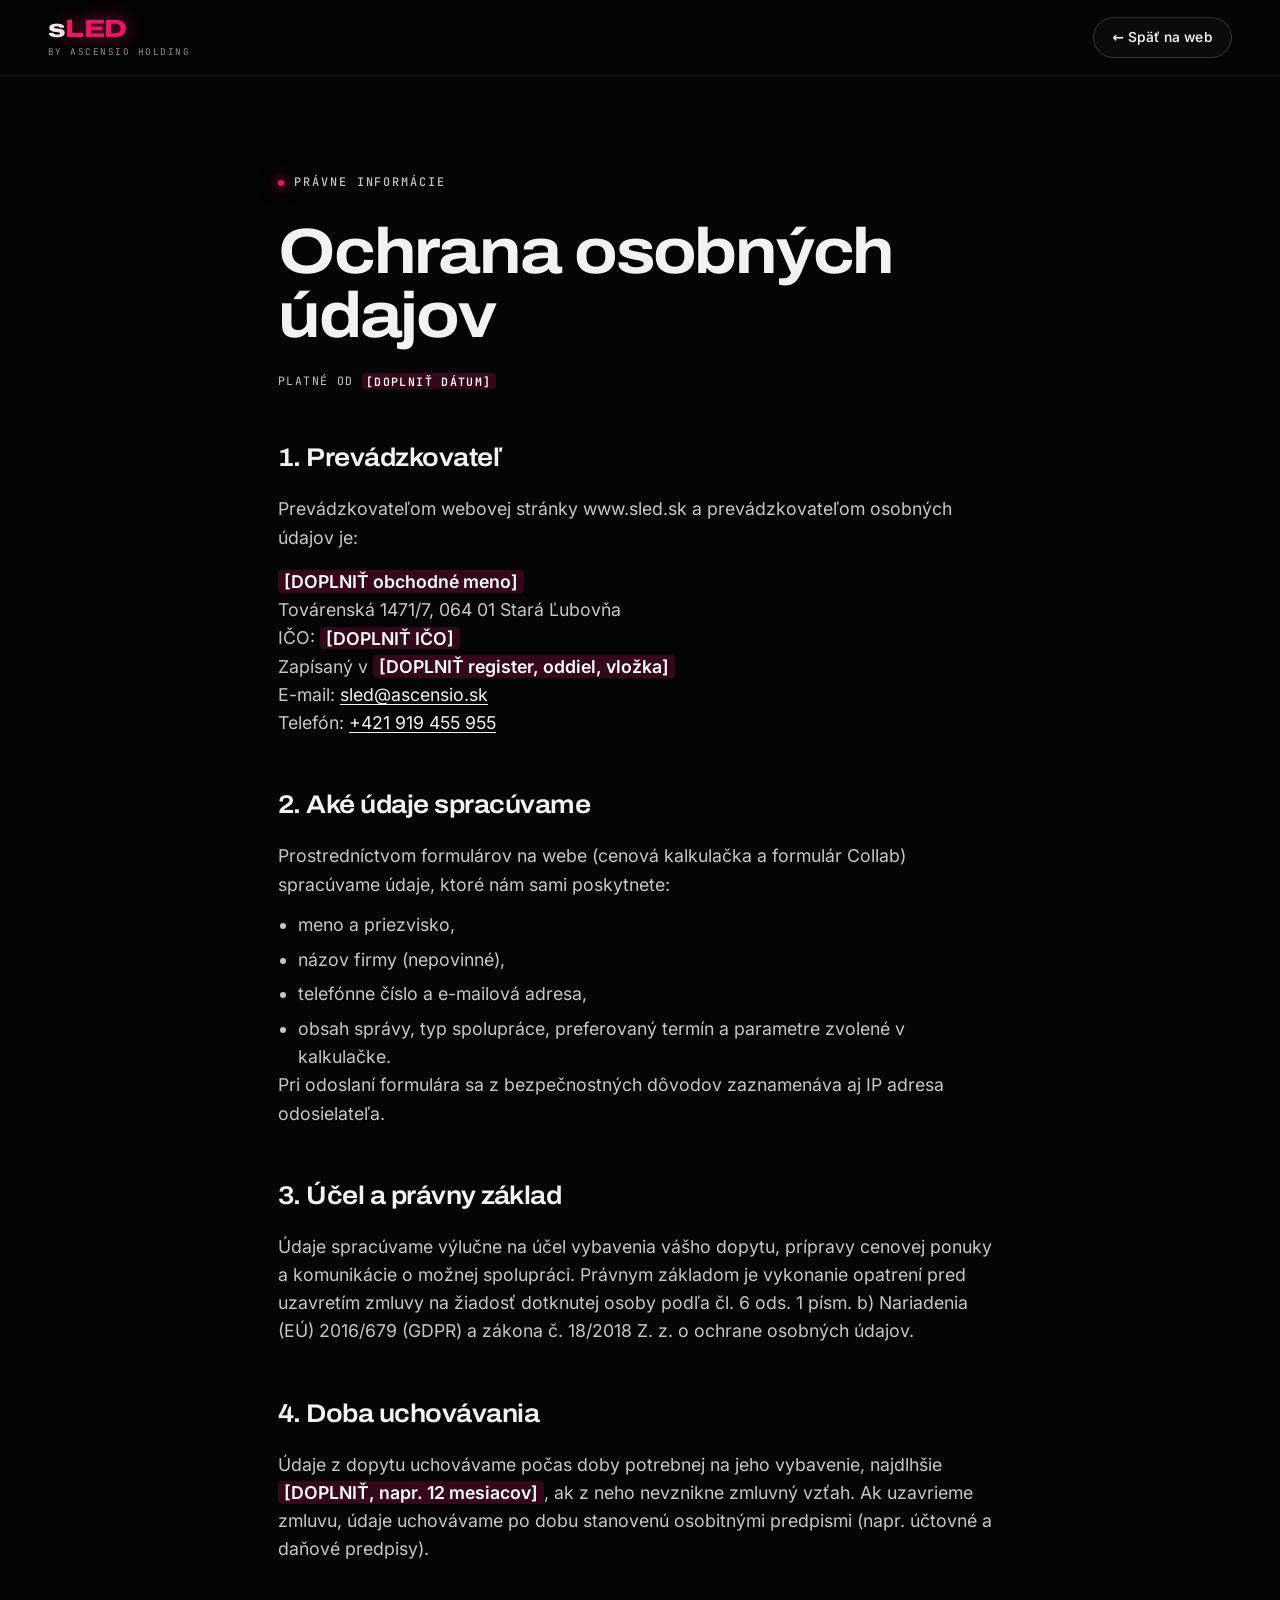
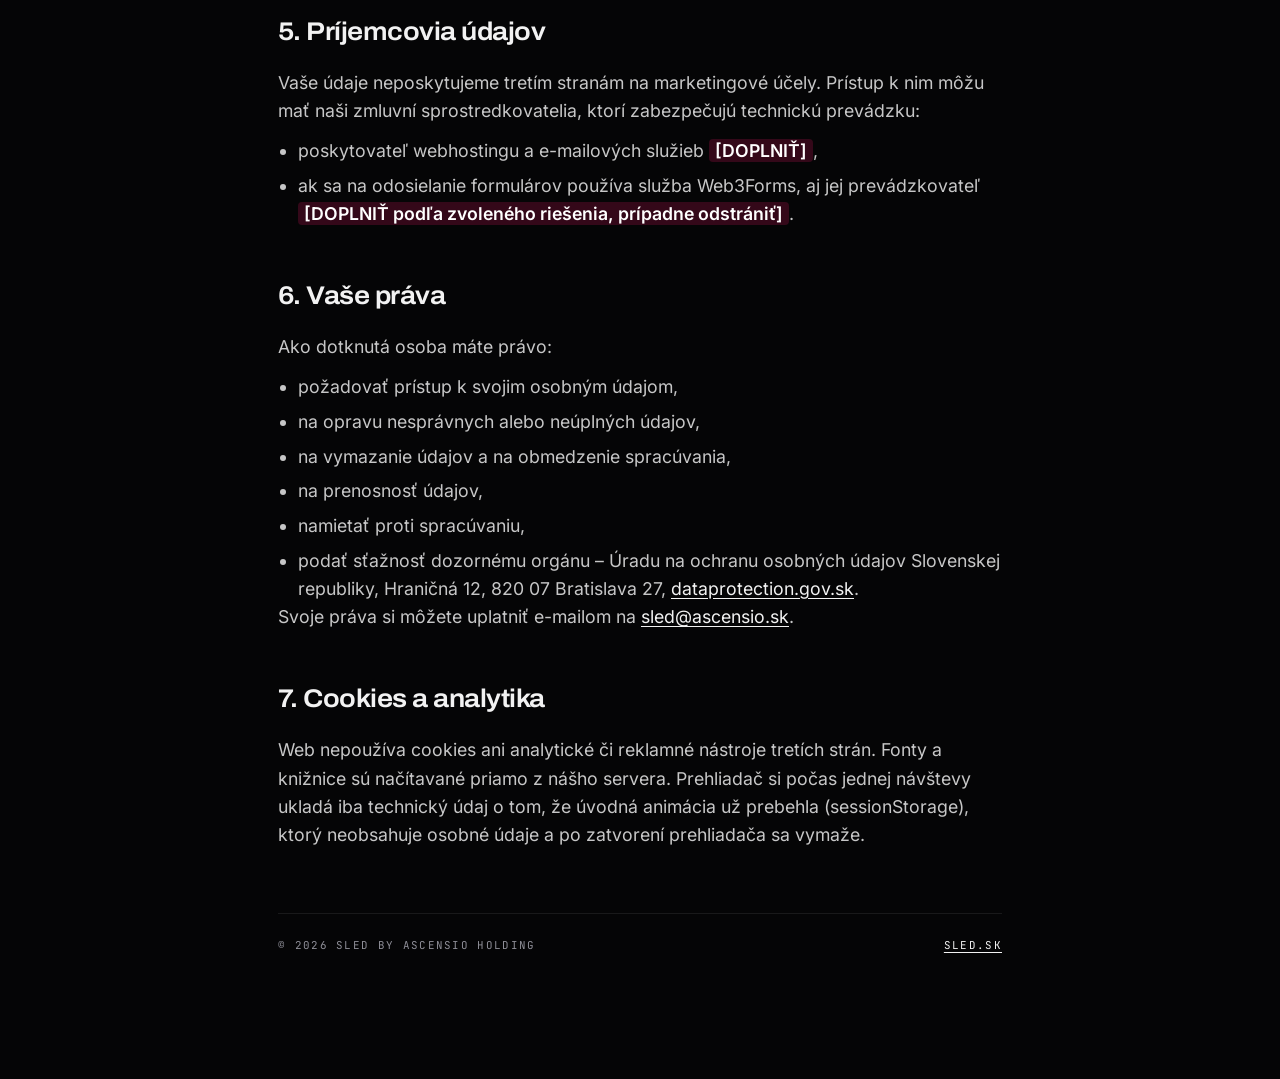
<file: ochrana-osobnych-udajov.html>
<!doctype html>
<html lang="sk" class="no-js">
<head>
  <meta charset="utf-8">
  <meta name="viewport" content="width=device-width, initial-scale=1">
  <title>Ochrana osobných údajov | sLED</title>
  <meta name="description" content="Informácie o spracúvaní osobných údajov pri používaní webu sled.sk a kontaktných formulárov.">
  <link rel="canonical" href="https://www.sled.sk/ochrana-osobnych-udajov.html">
  <meta name="robots" content="noindex, follow">
  <meta name="theme-color" content="#050506">
  <link rel="icon" href="assets/img/favicon.svg" type="image/svg+xml">
  <link rel="stylesheet" href="css/style.css">
  <script>document.documentElement.classList.replace('no-js', 'js'); document.documentElement.classList.add('no-anim');</script>
</head>
<body>
  <a class="skip-link" href="#main">Preskočiť na obsah</a>
  <header class="header is-scrolled">
    <a class="logo" href="index.html" aria-label="sLED – späť na úvod">
      <span class="logo__mark">s<b>LED</b></span>
      <span class="logo__by">by Ascensio Holding</span>
    </a>
    <a class="btn btn--ghost btn--sm" href="index.html" style="margin-left:auto">
      <span class="btn__text"><span data-text="← Späť na web">← Späť na web</span></span>
    </a>
  </header>

  <main id="main" class="legal">
    <div class="container legal__inner">
      <p class="label">Právne informácie</p>
      <h1>Ochrana osobných údajov</h1>
      <p class="legal__meta">Platné od <span class="todo">[DOPLNIŤ dátum]</span></p>

      <h2>1. Prevádzkovateľ</h2>
      <p>Prevádzkovateľom webovej stránky www.sled.sk a prevádzkovateľom osobných údajov je:</p>
      <p><strong><span class="todo">[DOPLNIŤ obchodné meno]</span></strong><br>
        Továrenská 1471/7, 064 01 Stará Ľubovňa<br>
        IČO: <span class="todo">[DOPLNIŤ IČO]</span><br>
        Zapísaný v <span class="todo">[DOPLNIŤ register, oddiel, vložka]</span><br>
        E-mail: <a href="mailto:sled@ascensio.sk">sled@ascensio.sk</a><br>
        Telefón: <a href="tel:+421919455955">+421 919 455 955</a></p>

      <h2>2. Aké údaje spracúvame</h2>
      <p>Prostredníctvom formulárov na webe (cenová kalkulačka a formulár Collab) spracúvame údaje, ktoré nám sami poskytnete:</p>
      <ul>
        <li>meno a priezvisko,</li>
        <li>názov firmy (nepovinné),</li>
        <li>telefónne číslo a e-mailová adresa,</li>
        <li>obsah správy, typ spolupráce, preferovaný termín a parametre zvolené v kalkulačke.</li>
      </ul>
      <p>Pri odoslaní formulára sa z bezpečnostných dôvodov zaznamenáva aj IP adresa odosielateľa.</p>

      <h2>3. Účel a právny základ</h2>
      <p>Údaje spracúvame výlučne na účel vybavenia vášho dopytu, prípravy cenovej ponuky a komunikácie o možnej spolupráci. Právnym základom je vykonanie opatrení pred uzavretím zmluvy na žiadosť dotknutej osoby podľa čl. 6 ods. 1 písm. b) Nariadenia (EÚ) 2016/679 (GDPR) a zákona č. 18/2018 Z. z. o ochrane osobných údajov.</p>

      <h2>4. Doba uchovávania</h2>
      <p>Údaje z dopytu uchovávame počas doby potrebnej na jeho vybavenie, najdlhšie <span class="todo">[DOPLNIŤ, napr. 12 mesiacov]</span>, ak z neho nevznikne zmluvný vzťah. Ak uzavrieme zmluvu, údaje uchovávame po dobu stanovenú osobitnými predpismi (napr. účtovné a daňové predpisy).</p>

      <h2>5. Príjemcovia údajov</h2>
      <p>Vaše údaje neposkytujeme tretím stranám na marketingové účely. Prístup k nim môžu mať naši zmluvní sprostredkovatelia, ktorí zabezpečujú technickú prevádzku:</p>
      <ul>
        <li>poskytovateľ webhostingu a e-mailových služieb <span class="todo">[DOPLNIŤ]</span>,</li>
        <li>ak sa na odosielanie formulárov používa služba Web3Forms, aj jej prevádzkovateľ <span class="todo">[DOPLNIŤ podľa zvoleného riešenia, prípadne odstrániť]</span>.</li>
      </ul>

      <h2>6. Vaše práva</h2>
      <p>Ako dotknutá osoba máte právo:</p>
      <ul>
        <li>požadovať prístup k svojim osobným údajom,</li>
        <li>na opravu nesprávnych alebo neúplných údajov,</li>
        <li>na vymazanie údajov a na obmedzenie spracúvania,</li>
        <li>na prenosnosť údajov,</li>
        <li>namietať proti spracúvaniu,</li>
        <li>podať sťažnosť dozornému orgánu – Úradu na ochranu osobných údajov Slovenskej republiky, Hraničná 12, 820 07 Bratislava 27, <a href="https://dataprotection.gov.sk" target="_blank" rel="noopener">dataprotection.gov.sk</a>.</li>
      </ul>
      <p>Svoje práva si môžete uplatniť e-mailom na <a href="mailto:sled@ascensio.sk">sled@ascensio.sk</a>.</p>

      <h2>7. Cookies a analytika</h2>
      <p>Web nepoužíva cookies ani analytické či reklamné nástroje tretích strán. Fonty a knižnice sú načítavané priamo z nášho servera. Prehliadač si počas jednej návštevy ukladá iba technický údaj o tom, že úvodná animácia už prebehla (sessionStorage), ktorý neobsahuje osobné údaje a po zatvorení prehliadača sa vymaže.</p>

      <div class="footer__bottom">
        <span>© 2026 sLED by Ascensio Holding</span>
        <a href="index.html">sled.sk</a>
      </div>
    </div>
  </main>
</body>
</html>
</file>
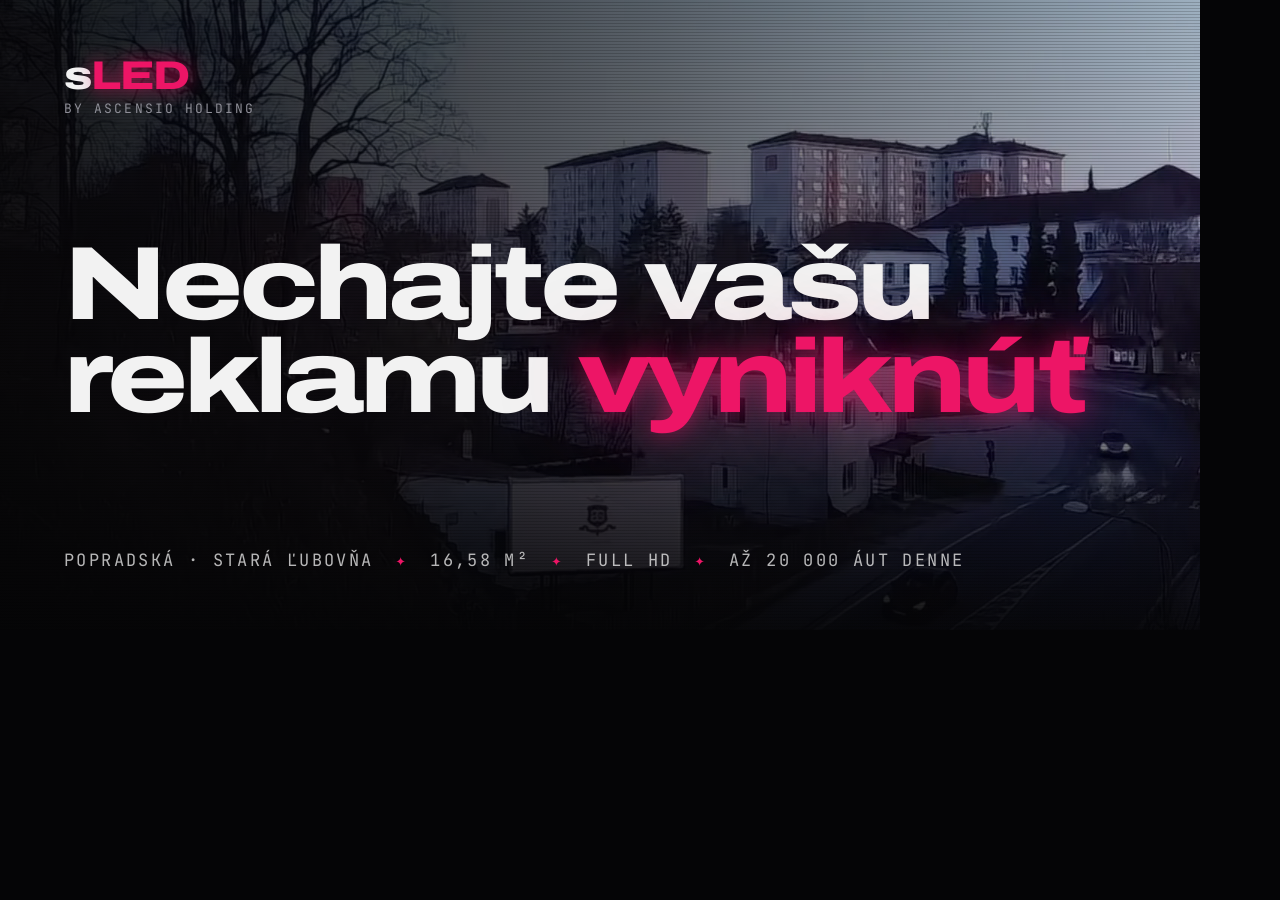
<file: _src/og.html>
<!doctype html>
<html lang="sk">
<head>
<meta charset="utf-8">
<link rel="stylesheet" href="../css/style.css">
<style>
  html, body { margin: 0; width: 1200px; height: 630px; overflow: hidden; background: #050506; }
  .og { position: relative; width: 1200px; height: 630px; overflow: hidden; }
  .og img { position: absolute; inset: 0; width: 100%; height: 100%; object-fit: cover; object-position: 50% 60%; }
  .og::before { content: ""; position: absolute; inset: 0; z-index: 1; background: linear-gradient(90deg, rgba(5,5,6,.92) 0%, rgba(5,5,6,.6) 55%, rgba(5,5,6,.25) 100%), linear-gradient(0deg, rgba(5,5,6,.9), transparent 45%); }
  .og::after { content: ""; position: absolute; inset: 0; z-index: 1; opacity: .35; background: repeating-linear-gradient(0deg, rgba(0,0,0,.5) 0 1px, transparent 1px 3px); }
  .in { position: absolute; inset: 56px 64px; z-index: 2; display: flex; flex-direction: column; justify-content: space-between; }
  .og .hero__title { font-size: 104px; margin: 0; visibility: visible !important; }
  .og .hero__title .line { overflow: visible; }
  .meta { display: flex; gap: 22px; align-items: center; font-family: var(--font-mono); font-size: 17px; letter-spacing: .14em; text-transform: uppercase; color: rgba(242,242,242,.75); }
  .meta i { color: var(--accent); font-style: normal; }
  .logo__mark { font-size: 40px; }
  .logo__by { font-size: 13px; }
</style>
</head>
<body>
  <div class="og">
    <img src="../assets/img/location.webp" alt="">
    <div class="in">
      <span class="logo"><span class="logo__mark">s<b>LED</b></span><span class="logo__by">by Ascensio Holding</span></span>
      <h1 class="hero__title"><span class="line">Nechajte vašu</span><span class="line">reklamu <em>vyniknúť</em></span></h1>
      <div class="meta"><span>Popradská · Stará Ľubovňa</span><i>✦</i><span>16,58 m²</span><i>✦</i><span>Full HD</span><i>✦</i><span>až 20 000 áut denne</span></div>
    </div>
  </div>
</body>
</html>
</file>
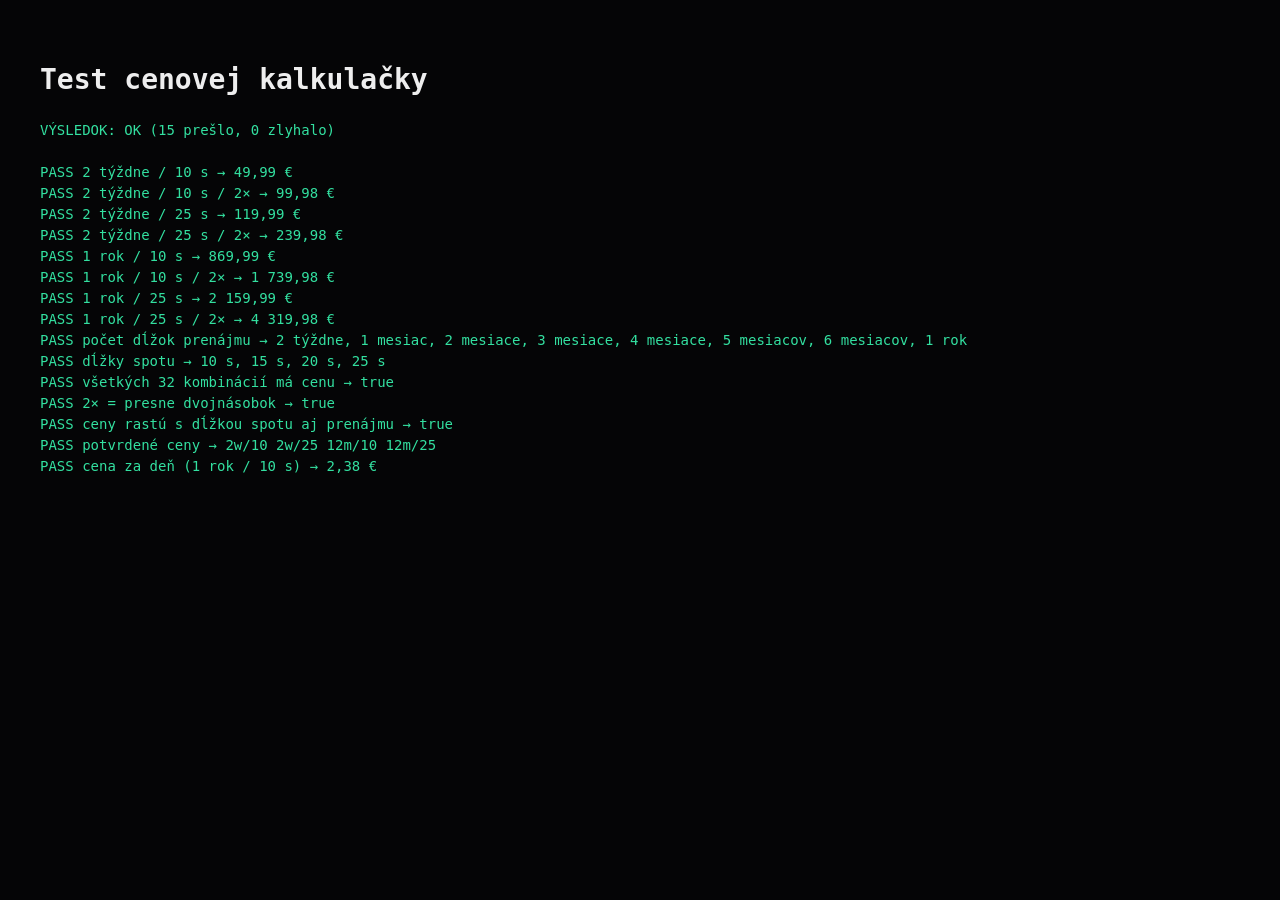
<file: tests/calculator.test.html>
<!doctype html>
<html lang="sk">
<head>
  <meta charset="utf-8">
  <title>sLED – test kalkulačky</title>
  <style>body{font:14px/1.5 ui-monospace,Consolas,monospace;background:#050506;color:#eee;padding:2rem}.pass{color:#33e0a0}.fail{color:#ff5c7a}</style>
</head>
<body>
  <h1>Test cenovej kalkulačky</h1>
  <pre id="out">Beží…</pre>
  <script src="../js/calculator.js"></script>
  <script>
    (function () {
      var out = document.getElementById('out');
      var lines = [], failed = 0, passed = 0;
      var norm = function (s) { return String(s).replace(/[\s  ]+/g, ' ').trim(); };
      function check(name, actual, expected) {
        var ok = norm(actual) === norm(expected);
        ok ? passed++ : failed++;
        lines.push((ok ? 'PASS ' : 'FAIL ') + name + ' → ' + norm(actual) + (ok ? '' : '  (očakávané: ' + expected + ')'));
      }
      SLEDPricing.load('../data/pricing.json').then(function (data) {
        var P = SLEDPricing;
        var f = function (d, s, x) { return P.format(P.calc(data, d, s, x).cents); };

        // zadané ceny
        check('2 týždne / 10 s',          f('2w', '10', false),  '49,99 €');
        check('2 týždne / 10 s / 2×',     f('2w', '10', true),   '99,98 €');
        check('2 týždne / 25 s',          f('2w', '25', false),  '119,99 €');
        check('2 týždne / 25 s / 2×',     f('2w', '25', true),   '239,98 €');
        check('1 rok / 10 s',             f('12m', '10', false), '869,99 €');
        check('1 rok / 10 s / 2×',        f('12m', '10', true),  '1 739,98 €');
        check('1 rok / 25 s',             f('12m', '25', false), '2 159,99 €');
        check('1 rok / 25 s / 2×',        f('12m', '25', true),  '4 319,98 €');

        // štruktúra cenníka
        check('počet dĺžok prenájmu', data.durations.map(function (d) { return d.label; }).join(', '),
          '2 týždne, 1 mesiac, 2 mesiace, 3 mesiace, 4 mesiace, 5 mesiacov, 6 mesiacov, 1 rok');
        check('dĺžky spotu', data.spots.map(function (s) { return s.label; }).join(', '), '10 s, 15 s, 20 s, 25 s');

        // každá kombinácia existuje, 2× je presne dvojnásobok, ceny rastú s dĺžkou spotu aj prenájmu
        var all = true, dbl = true, mono = true;
        data.durations.forEach(function (d, di) {
          data.spots.forEach(function (s, si) {
            var r1 = P.calc(data, d.id, s.id, false), r2 = P.calc(data, d.id, s.id, true);
            if (!(r1.cents > 0)) all = false;
            if (r2.cents !== r1.cents * 2) dbl = false;
            if (si > 0 && r1.cents <= P.calc(data, d.id, data.spots[si - 1].id, false).cents) mono = false;
            if (di > 0 && r1.cents <= P.calc(data, data.durations[di - 1].id, s.id, false).cents) mono = false;
          });
        });
        check('všetkých 32 kombinácií má cenu', all, true);
        check('2× = presne dvojnásobok', dbl, true);
        check('ceny rastú s dĺžkou spotu aj prenájmu', mono, true);

        var confirmed = [];
        data.durations.forEach(function (d) { data.spots.forEach(function (s) { if (data.prices[d.id][s.id].confirmed) confirmed.push(d.id + '/' + s.id); }); });
        check('potvrdené ceny', confirmed.join(' '), '2w/10 2w/25 12m/10 12m/25');

        check('cena za deň (1 rok / 10 s)', P.format(P.calc(data, '12m', '10', false).perDayCents), '2,38 €');

        lines.unshift('VÝSLEDOK: ' + (failed ? 'FAIL' : 'OK') + ' (' + passed + ' prešlo, ' + failed + ' zlyhalo)', '');
        out.textContent = lines.join('\n');
        out.className = failed ? 'fail' : 'pass';
        document.title = failed ? 'FAIL' : 'OK';
      }).catch(function (e) {
        out.textContent = 'FAIL: ' + e.message;
        out.className = 'fail';
      });
    })();
  </script>
</body>
</html>
</file>
<file: css/lenis.css>
html.lenis,
html.lenis body {
  height: auto;
}

.lenis:not(.lenis-autoToggle).lenis-stopped {
  overflow: clip;
}

.lenis [data-lenis-prevent],
.lenis [data-lenis-prevent-wheel],
.lenis [data-lenis-prevent-touch],
.lenis [data-lenis-prevent-vertical],
.lenis [data-lenis-prevent-horizontal] {
  overscroll-behavior: contain;
}

.lenis.lenis-smooth iframe {
  pointer-events: none;
}

.lenis.lenis-autoToggle {
  transition-property: overflow;
  transition-duration: 1ms;
  transition-behavior: allow-discrete;
}
</file>
<file: css/style.css>
/* =========================================================================
   sLED – LED billboard Stará Ľubovňa
   ========================================================================= */

/* ---------- Fonty (self-hosted, OFL) ---------- */
@font-face {
  font-family: "Archivo Variable";
  font-style: normal;
  font-display: swap;
  font-weight: 100 900;
  font-stretch: 62% 125%;
  src: url(../assets/fonts/archivo-latin-ext-standard-normal.woff2) format("woff2-variations"), url(../assets/fonts/archivo-latin-ext-standard-normal.woff2) format("woff2");
  unicode-range: U+0100-02BA, U+02BD-02C5, U+02C7-02CC, U+02CE-02D7, U+02DD-02FF, U+0304, U+0308, U+0329, U+1D00-1DBF, U+1E00-1E9F, U+1EF2-1EFF, U+2020, U+20A0-20AB, U+20AD-20C0, U+2113, U+2C60-2C7F, U+A720-A7FF;
}
@font-face {
  font-family: "Archivo Variable";
  font-style: normal;
  font-display: swap;
  font-weight: 100 900;
  font-stretch: 62% 125%;
  src: url(../assets/fonts/archivo-latin-standard-normal.woff2) format("woff2-variations"), url(../assets/fonts/archivo-latin-standard-normal.woff2) format("woff2");
  unicode-range: U+0000-00FF, U+0131, U+0152-0153, U+02BB-02BC, U+02C6, U+02DA, U+02DC, U+0304, U+0308, U+0329, U+2000-206F, U+20AC, U+2122, U+2191, U+2193, U+2212, U+2215, U+FEFF, U+FFFD;
}
@font-face {
  font-family: "Inter Variable";
  font-style: normal;
  font-display: swap;
  font-weight: 100 900;
  src: url(../assets/fonts/inter-latin-ext-wght-normal.woff2) format("woff2-variations"), url(../assets/fonts/inter-latin-ext-wght-normal.woff2) format("woff2");
  unicode-range: U+0100-02BA, U+02BD-02C5, U+02C7-02CC, U+02CE-02D7, U+02DD-02FF, U+0304, U+0308, U+0329, U+1D00-1DBF, U+1E00-1E9F, U+1EF2-1EFF, U+2020, U+20A0-20AB, U+20AD-20C0, U+2113, U+2C60-2C7F, U+A720-A7FF;
}
@font-face {
  font-family: "Inter Variable";
  font-style: normal;
  font-display: swap;
  font-weight: 100 900;
  src: url(../assets/fonts/inter-latin-wght-normal.woff2) format("woff2-variations"), url(../assets/fonts/inter-latin-wght-normal.woff2) format("woff2");
  unicode-range: U+0000-00FF, U+0131, U+0152-0153, U+02BB-02BC, U+02C6, U+02DA, U+02DC, U+0304, U+0308, U+0329, U+2000-206F, U+20AC, U+2122, U+2191, U+2193, U+2212, U+2215, U+FEFF, U+FFFD;
}
@font-face {
  font-family: "JetBrains Mono Variable";
  font-style: normal;
  font-display: swap;
  font-weight: 100 800;
  src: url(../assets/fonts/jetbrains-mono-latin-ext-wght-normal.woff2) format("woff2-variations"), url(../assets/fonts/jetbrains-mono-latin-ext-wght-normal.woff2) format("woff2");
  unicode-range: U+0100-02BA, U+02BD-02C5, U+02C7-02CC, U+02CE-02D7, U+02DD-02FF, U+0304, U+0308, U+0329, U+1D00-1DBF, U+1E00-1E9F, U+1EF2-1EFF, U+2020, U+20A0-20AB, U+20AD-20C0, U+2113, U+2C60-2C7F, U+A720-A7FF;
}
@font-face {
  font-family: "JetBrains Mono Variable";
  font-style: normal;
  font-display: swap;
  font-weight: 100 800;
  src: url(../assets/fonts/jetbrains-mono-latin-wght-normal.woff2) format("woff2-variations"), url(../assets/fonts/jetbrains-mono-latin-wght-normal.woff2) format("woff2");
  unicode-range: U+0000-00FF, U+0131, U+0152-0153, U+02BB-02BC, U+02C6, U+02DA, U+02DC, U+0304, U+0308, U+0329, U+2000-206F, U+20AC, U+2122, U+2191, U+2193, U+2212, U+2215, U+FEFF, U+FFFD;
}

/* ---------- Tokeny ---------- */
:root {
  --bg: #050506;
  --bg-2: #09090b;
  --surface: #0e0e11;
  --surface-2: #15151a;
  --line: rgba(255, 255, 255, 0.08);
  --line-2: rgba(255, 255, 255, 0.16);
  --text: #f2f2f2;
  --text-2: rgba(242, 242, 242, 0.82);
  --muted: #8f8f98;
  --dim: #5b5b63;
  --accent: #ed1566;
  --accent-rgb: 237, 21, 102;
  --accent-soft: rgba(237, 21, 102, 0.12);
  --err: #ff5c7a;
  --ok: #33e0a0;

  --font-display: "Archivo Variable", "Archivo", system-ui, sans-serif;
  --font-body: "Inter Variable", "Inter", system-ui, -apple-system, "Segoe UI", Roboto, sans-serif;
  --font-mono: "JetBrains Mono Variable", ui-monospace, "SFMono-Regular", Consolas, monospace;

  --pad: clamp(1rem, 4vw, 3rem);
  --maxw: 1480px;
  --header-h: 76px;
  --radius: 18px;
  --radius-lg: 24px;

  --ease-out: cubic-bezier(0.16, 1, 0.3, 1);
  --ease-in-out: cubic-bezier(0.65, 0, 0.35, 1);
}

/* ---------- Reset / base ---------- */
*, *::before, *::after { box-sizing: border-box; }
html {
  -webkit-text-size-adjust: 100%;
  text-size-adjust: 100%;
  background: var(--bg);
  color-scheme: dark;
}
body {
  margin: 0;
  font-family: var(--font-body);
  font-size: clamp(1rem, 0.96rem + 0.18vw, 1.125rem);
  line-height: 1.6;
  color: var(--text);
  background: var(--bg);
  overflow-x: clip;
  -webkit-font-smoothing: antialiased;
  -moz-osx-font-smoothing: grayscale;
  text-rendering: optimizeLegibility;
}
img, video, canvas, svg { display: block; max-width: 100%; }
a { color: inherit; text-decoration: none; }
button { font: inherit; color: inherit; background: none; border: 0; padding: 0; cursor: pointer; }
input, textarea { font: inherit; color: inherit; }
address { font-style: normal; }
h1, h2, h3, p, ul, ol, dl, dd, figure { margin: 0; }
ul, ol { padding: 0; list-style: none; }
::selection { background: var(--accent); color: #fff; }
:focus-visible { outline: 2px solid var(--accent); outline-offset: 3px; border-radius: 6px; }
[hidden] { display: none !important; }
section[tabindex="-1"]:focus { outline: none; }

.sr-only {
  position: absolute !important; width: 1px; height: 1px; padding: 0; margin: -1px;
  overflow: hidden; clip: rect(0 0 0 0); white-space: nowrap; border: 0;
}
.skip-link {
  position: fixed; top: -100px; left: 1rem; z-index: 2000;
  padding: 0.75rem 1.25rem; border-radius: 999px;
  background: var(--accent); color: #fff; font-weight: 600;
  transition: top 0.3s var(--ease-out);
}
.skip-link:focus { top: 1rem; }

.container { width: 100%; max-width: var(--maxw); margin-inline: auto; padding-inline: var(--pad); }

/* ---------- Grain + scanlines ---------- */
.grain {
  position: fixed; inset: -50%; width: 200%; height: 200%;
  z-index: 950; pointer-events: none; opacity: 0.055;
  background-image: url("data:image/svg+xml,%3Csvg xmlns='http://www.w3.org/2000/svg' width='180' height='180'%3E%3Cfilter id='n'%3E%3CfeTurbulence type='fractalNoise' baseFrequency='.9' numOctaves='3' stitchTiles='stitch'/%3E%3CfeColorMatrix values='0 0 0 0 1 0 0 0 0 1 0 0 0 0 1 0 0 0 1 0'/%3E%3C/filter%3E%3Crect width='100%25' height='100%25' filter='url(%23n)'/%3E%3C/svg%3E");
  animation: grain 1.2s steps(6) infinite;
}
@keyframes grain {
  0% { transform: translate(0, 0); }
  20% { transform: translate(-4%, 3%); }
  40% { transform: translate(3%, -5%); }
  60% { transform: translate(-6%, -2%); }
  80% { transform: translate(5%, 4%); }
  100% { transform: translate(0, 0); }
}

/* ---------- Typografia ---------- */
.label {
  display: inline-flex; align-items: center; gap: 0.65rem;
  font-family: var(--font-mono); font-size: 0.74rem; font-weight: 500;
  letter-spacing: 0.16em; text-transform: uppercase; color: var(--muted);
  margin-bottom: 1.75rem;
}
.label::before {
  content: ""; width: 6px; height: 6px; border-radius: 50%;
  background: var(--accent); box-shadow: 0 0 10px var(--accent), 0 0 20px rgba(var(--accent-rgb), 0.6);
}
.h2 {
  font-family: var(--font-display); font-weight: 700; font-stretch: 112%;
  font-size: clamp(2.3rem, 5.6vw, 5.8rem); line-height: 0.96; letter-spacing: -0.035em;
  text-wrap: balance;
}
.h2 em, .footer__title em { font-style: normal; color: var(--accent); }
.lead { color: var(--muted); font-size: clamp(1.05rem, 1.2vw, 1.25rem); max-width: 54ch; margin-top: 1.75rem; }
.eyebrow {
  display: inline-flex; align-items: center; gap: 0.65rem;
  font-family: var(--font-mono); font-size: 0.76rem; letter-spacing: 0.16em; text-transform: uppercase;
  color: var(--text-2); margin-bottom: clamp(1rem, 2.5vh, 1.75rem);
  padding: 0.5rem 0.9rem; border: 1px solid var(--line-2); border-radius: 999px;
  background: rgba(5, 5, 6, 0.35); backdrop-filter: blur(8px); -webkit-backdrop-filter: blur(8px);
}
.live-dot {
  display: inline-block; width: 7px; height: 7px; border-radius: 50%;
  background: var(--accent); box-shadow: 0 0 10px var(--accent);
  animation: pulse 1.6s ease-in-out infinite;
}
@keyframes pulse { 0%, 100% { opacity: 1; } 50% { opacity: 0.25; } }

/* ---------- Buttons ---------- */
.btn {
  --h: 3.3rem;
  position: relative; display: inline-flex; align-items: center; justify-content: center; gap: 0.7rem;
  height: var(--h); padding: 0 1.6rem; border-radius: 999px;
  font-size: 0.95rem; font-weight: 550; letter-spacing: 0.005em; white-space: nowrap;
  overflow: hidden; isolation: isolate; user-select: none;
  transition: color 0.45s var(--ease-out), border-color 0.45s var(--ease-out), box-shadow 0.45s var(--ease-out), background-color 0.45s var(--ease-out), opacity 0.3s;
}
.btn--sm { --h: 2.6rem; padding: 0 1.15rem; font-size: 0.86rem; }
.btn--lg { --h: 3.75rem; padding: 0 2rem; font-size: 1rem; }
.btn--block { width: 100%; }
.btn__text { position: relative; display: block; overflow: hidden; height: 1.35em; line-height: 1.35; }
.btn__text > span { display: block; transition: transform 0.6s var(--ease-out); }
.btn__text > span::after { content: attr(data-text); position: absolute; left: 0; top: 100%; }
.btn:hover .btn__text > span, .btn:focus-visible .btn__text > span { transform: translateY(-100%); }
.btn__icon { width: 1.15em; height: 1.15em; fill: none; stroke: currentColor; stroke-width: 1.8; stroke-linecap: round; stroke-linejoin: round; transition: transform 0.6s var(--ease-out); }
.btn:hover .btn__icon { transform: translateX(4px); }

.btn--primary {
  background: var(--accent); color: #fff;
  box-shadow: inset 0 1px 0 rgba(255, 255, 255, 0.28), 0 0 0 0 rgba(var(--accent-rgb), 0);
}
.btn--primary::before {
  content: ""; position: absolute; inset: 0; z-index: -1; border-radius: inherit;
  background: radial-gradient(120px circle at var(--bx, 50%) var(--by, 50%), rgba(255, 255, 255, 0.35), transparent 60%);
  opacity: 0; transition: opacity 0.4s;
}
.btn--primary:hover { box-shadow: inset 0 1px 0 rgba(255, 255, 255, 0.28), 0 14px 44px -10px rgba(var(--accent-rgb), 0.85); }
.btn--primary:hover::before { opacity: 1; }

.btn--ghost {
  border: 1px solid var(--line-2); color: var(--text);
  background: rgba(255, 255, 255, 0.03); backdrop-filter: blur(8px); -webkit-backdrop-filter: blur(8px);
}
.btn--ghost::before {
  content: ""; position: absolute; inset: -1px; z-index: -1; border-radius: inherit;
  background: var(--text); transform: translateY(102%); transition: transform 0.6s var(--ease-out);
}
.btn--ghost:hover { color: var(--bg); border-color: var(--text); }
.btn--ghost:hover::before { transform: translateY(0); }

.btn--light { background: var(--text); color: var(--bg); }
.btn--light:hover { background: #fff; box-shadow: 0 14px 44px -12px rgba(255, 255, 255, 0.5); }

.btn[disabled] { opacity: 0.32; pointer-events: none; }
.btn.is-attention { animation: attention 1.4s var(--ease-in-out) infinite; }
@keyframes attention {
  0%, 100% { box-shadow: inset 0 1px 0 rgba(255, 255, 255, 0.28), 0 0 0 0 rgba(var(--accent-rgb), 0.6); }
  50% { box-shadow: inset 0 1px 0 rgba(255, 255, 255, 0.28), 0 0 0 10px rgba(var(--accent-rgb), 0); }
}
.btn.is-loading { pointer-events: none; }
.btn.is-loading .btn__text, .btn.is-loading .btn__icon { opacity: 0; }
.btn.is-loading::after {
  content: ""; position: absolute; width: 20px; height: 20px; border-radius: 50%;
  border: 2px solid currentColor; border-right-color: transparent;
  animation: spin 0.7s linear infinite;
}
@keyframes spin { to { transform: rotate(360deg); } }

.link-arrow {
  display: inline-flex; align-items: center; gap: 0.6rem; margin-top: 2rem;
  font-weight: 550; padding-bottom: 0.3rem; position: relative;
}
.link-arrow::after {
  content: ""; position: absolute; left: 0; right: 0; bottom: 0; height: 1px;
  background: currentColor; transform-origin: right; transition: transform 0.6s var(--ease-out);
}
.link-arrow:hover::after { transform: scaleX(0); transform-origin: right; animation: line-in 0.6s 0.25s var(--ease-out) forwards; }
@keyframes line-in { from { transform: scaleX(0); transform-origin: left; } to { transform: scaleX(1); transform-origin: left; } }
.link-arrow svg { width: 1.1em; height: 1.1em; fill: none; stroke: var(--accent); stroke-width: 2; stroke-linecap: round; transition: transform 0.5s var(--ease-out); }
.link-arrow:hover svg { transform: translate(3px, -3px); }

/* ---------- Kurzor ---------- */
.cursor { position: fixed; top: 0; left: 0; z-index: 1500; pointer-events: none; display: none; }
.cursor__dot, .cursor__ring { position: absolute; top: 0; left: 0; border-radius: 50%; will-change: transform; }
.cursor__dot { width: 6px; height: 6px; margin: -3px 0 0 -3px; background: var(--text); transition: opacity 0.3s, background-color 0.3s; }
.cursor__ring {
  width: 38px; height: 38px; margin: -19px 0 0 -19px;
  border: 1px solid rgba(242, 242, 242, 0.45);
  display: grid; place-items: center;
  transition: width 0.5s var(--ease-out), height 0.5s var(--ease-out), margin 0.5s var(--ease-out), background-color 0.4s, border-color 0.4s, opacity 0.3s;
}
.cursor__label {
  font-family: var(--font-mono); font-size: 0.62rem; letter-spacing: 0.12em; text-transform: uppercase;
  color: #fff; opacity: 0; transition: opacity 0.3s; white-space: nowrap;
}
.cursor.is-hover .cursor__ring { width: 58px; height: 58px; margin: -29px 0 0 -29px; border-color: rgba(var(--accent-rgb), 0.9); background: rgba(var(--accent-rgb), 0.12); }
.cursor.is-hover .cursor__dot { background: var(--accent); }
.cursor.is-label .cursor__ring { width: 92px; height: 92px; margin: -46px 0 0 -46px; background: var(--accent); border-color: var(--accent); box-shadow: 0 0 40px rgba(var(--accent-rgb), 0.6); }
.cursor.is-label .cursor__label { opacity: 1; }
.cursor.is-label .cursor__dot { opacity: 0; }
.cursor.is-text .cursor__ring { opacity: 0; }
.cursor.is-hidden { opacity: 0; }
.has-cursor .cursor { display: block; }
.has-cursor, .has-cursor a, .has-cursor button, .has-cursor label, .has-cursor .chip { cursor: none; }
.has-cursor input[type="text"], .has-cursor input[type="email"], .has-cursor input[type="tel"], .has-cursor textarea { cursor: text; }

/* ---------- Preloader ---------- */
.preloader {
  position: fixed; inset: 0; z-index: 1200; background: var(--bg);
  display: grid; place-items: center;
}
.preloader__matrix { width: min(78vw, 980px); height: min(26vw, 330px); filter: drop-shadow(0 0 8px rgba(var(--accent-rgb), 0.75)); }
.preloader__meta {
  position: absolute; left: var(--pad); right: var(--pad); bottom: clamp(1.5rem, 4vh, 3rem);
  display: flex; justify-content: space-between; align-items: flex-end;
  font-family: var(--font-mono); font-size: 0.72rem; letter-spacing: 0.16em; text-transform: uppercase; color: var(--muted);
}
.preloader__count { font-family: var(--font-display); font-stretch: 125%; font-weight: 300; font-size: clamp(2.6rem, 7vw, 6rem); line-height: 0.8; color: var(--text); letter-spacing: -0.04em; }
.preloader__bar { position: absolute; left: 0; bottom: 0; width: 100%; height: 2px; background: var(--accent); box-shadow: 0 0 12px var(--accent); transform: scaleX(0); transform-origin: left; }
.no-preload .preloader, .no-js .preloader, .no-anim .preloader, .reduced .preloader { display: none; }

/* ---------- Header ---------- */
.header {
  position: fixed; inset: 0 0 auto; z-index: 100; height: var(--header-h);
  display: flex; align-items: center; gap: 1.5rem; padding-inline: var(--pad);
  transition: transform 0.7s var(--ease-out), background-color 0.5s, border-color 0.5s;
  border-bottom: 1px solid transparent;
}
.header.is-scrolled {
  background: rgba(5, 5, 6, 0.62);
  backdrop-filter: blur(16px) saturate(150%); -webkit-backdrop-filter: blur(16px) saturate(150%);
  border-bottom-color: var(--line);
}
.header.is-hidden { transform: translateY(-101%); }
.menu-open .header { transform: none; background: transparent; backdrop-filter: none; -webkit-backdrop-filter: none; border-bottom-color: transparent; }

.logo { display: inline-flex; flex-direction: column; line-height: 1; }
.logo__mark { font-family: var(--font-display); font-weight: 800; font-stretch: 125%; font-size: 1.55rem; letter-spacing: -0.03em; }
.logo__mark b { font-weight: 800; color: var(--accent); text-shadow: 0 0 18px rgba(var(--accent-rgb), 0.65); }
.logo__by { font-family: var(--font-mono); font-size: 0.58rem; letter-spacing: 0.16em; text-transform: uppercase; color: var(--muted); margin-top: 0.4rem; }

.nav { margin-left: auto; }
.nav ul { display: flex; gap: 0.15rem; }
.nav a {
  position: relative; display: block; padding: 0.55rem 0.9rem;
  font-size: 0.9rem; color: var(--muted); transition: color 0.35s;
}
.nav a::after {
  content: ""; position: absolute; left: 50%; bottom: 0.2rem; width: 4px; height: 4px; margin-left: -2px; border-radius: 50%;
  background: var(--accent); box-shadow: 0 0 8px var(--accent); transform: scale(0); transition: transform 0.4s var(--ease-out);
}
.nav a:hover, .nav a.is-active { color: var(--text); }
.nav a.is-active::after { transform: scale(1); }
.header__progress {
  position: absolute; left: 0; bottom: -1px; width: 100%; height: 1px;
  background: var(--accent); box-shadow: 0 0 8px var(--accent);
  transform: scaleX(0); transform-origin: left;
}

.burger { display: none; margin-left: auto; width: 48px; height: 48px; border-radius: 50%; border: 1px solid var(--line-2); place-items: center; position: relative; z-index: 2; }
.burger__lines { position: relative; width: 18px; height: 10px; display: block; }
.burger__lines i { position: absolute; left: 0; width: 100%; height: 1.5px; background: var(--text); transition: transform 0.5s var(--ease-out), top 0.5s var(--ease-out); }
.burger__lines i:first-child { top: 0; }
.burger__lines i:last-child { top: 100%; }
.menu-open .burger__lines i:first-child { top: 50%; transform: rotate(45deg); }
.menu-open .burger__lines i:last-child { top: 50%; transform: rotate(-45deg); }

.menu {
  position: fixed; inset: 0; z-index: 90; background: var(--bg);
  display: flex; flex-direction: column; justify-content: space-between;
  padding: calc(var(--header-h) + 3rem) var(--pad) 2rem;
  clip-path: inset(0 0 100% 0); visibility: hidden;
  transition: clip-path 0.9s var(--ease-in-out), visibility 0s linear 0.9s;
}
.menu::before {
  content: ""; position: absolute; inset: 0; pointer-events: none; opacity: 0.6;
  background: radial-gradient(circle at 1px 1px, rgba(255, 255, 255, 0.08) 1px, transparent 0) 0 0 / 12px 12px;
  mask-image: linear-gradient(to bottom, transparent, #000 40%, #000);
}
.menu-open .menu { clip-path: inset(0 0 0 0); visibility: visible; transition: clip-path 0.9s var(--ease-in-out); }
.menu__list li { overflow: hidden; border-bottom: 1px solid var(--line); }
.menu__list a {
  display: flex; align-items: baseline; gap: 1rem; padding: 0.4rem 0;
  font-family: var(--font-display); font-weight: 700; font-stretch: 115%;
  font-size: clamp(2.4rem, 11vw, 4.6rem); line-height: 1.05; letter-spacing: -0.03em;
}
.menu__list a span { font-family: var(--font-mono); font-size: 0.75rem; letter-spacing: 0.1em; color: var(--accent); font-weight: 500; }
.menu__foot { position: relative; display: flex; flex-direction: column; gap: 0.4rem; color: var(--muted); font-size: 1.05rem; }

@media (max-width: 1000px) {
  .nav, .header__cta { display: none; }
  .burger { display: grid; }
}

/* ---------- HERO ---------- */
.hero {
  position: relative; height: 100vh; height: 100svh; min-height: 620px;
  display: flex; flex-direction: column; justify-content: flex-end;
  overflow: hidden; isolation: isolate; background: #000;
}
.hero__media { position: absolute; inset: 0; z-index: -1; }
.hero__video, .hero__gl { position: absolute; inset: 0; width: 100%; height: 100%; object-fit: cover; }
.hero__gl { opacity: 0; transition: opacity 0.6s; }
.hero.has-gl .hero__gl { opacity: 1; }
.hero.has-gl .hero__video { opacity: 0; }
.hero__shade {
  position: absolute; inset: 0; pointer-events: none;
  background:
    linear-gradient(180deg, rgba(5, 5, 6, 0.7) 0%, rgba(5, 5, 6, 0.05) 26%, rgba(5, 5, 6, 0.15) 50%, rgba(5, 5, 6, 0.92) 92%, var(--bg) 100%),
    radial-gradient(120% 90% at 50% 40%, transparent 45%, rgba(5, 5, 6, 0.65) 100%);
}
.hero__shade::after {
  content: ""; position: absolute; inset: 0; opacity: 0.35;
  background: repeating-linear-gradient(0deg, rgba(0, 0, 0, 0.5) 0 1px, transparent 1px 3px);
}
.hero__content { position: relative; padding-bottom: calc(2.9rem + clamp(2rem, 7vh, 4.5rem)); }
.hero__title {
  font-family: var(--font-display); font-weight: 800; font-stretch: 125%;
  font-size: clamp(2.8rem, 8.2vw, 10.2rem); line-height: 0.86; letter-spacing: -0.045em;
  margin-bottom: clamp(1.5rem, 4vh, 2.75rem);
}
.hero__title .line { display: block; overflow: hidden; padding: 0.1em 0 0.04em; margin: -0.1em 0 -0.04em; }
.hero__title.is-done .line, .reduced .hero__title .line, .no-anim .hero__title .line { overflow: visible; }
.hero__title em {
  font-style: normal; color: var(--accent);
  text-shadow: 0 0 24px rgba(var(--accent-rgb), 0.55), 0 0 90px rgba(var(--accent-rgb), 0.35);
}
.hero__title .char { display: inline-block; will-change: transform; }
.hero__bottom { display: flex; flex-wrap: wrap; align-items: flex-end; justify-content: space-between; gap: 1.5rem 2rem; }
.hero__lead { max-width: 30ch; font-size: clamp(1.05rem, 1.35vw, 1.35rem); color: var(--text-2); line-height: 1.45; }
.hero__ctas { display: flex; gap: 0.75rem; flex-wrap: wrap; }

.hud {
  position: absolute; top: calc(var(--header-h) + 1.25rem); right: var(--pad);
  display: grid; gap: 0.35rem; justify-items: end; text-align: right;
  font-family: var(--font-mono); font-size: 0.66rem; letter-spacing: 0.14em; text-transform: uppercase; color: rgba(242, 242, 242, 0.6);
}
.hud__live { display: inline-flex; align-items: center; gap: 0.5rem; color: var(--text); }
.hud__tc { font-variant-numeric: tabular-nums; }

.hero__ticker {
  position: absolute; left: 0; right: 0; bottom: 0; height: 2.9rem;
  display: flex; align-items: center; overflow: hidden;
  border-top: 1px solid var(--line);
  background: rgba(5, 5, 6, 0.5); backdrop-filter: blur(10px); -webkit-backdrop-filter: blur(10px);
  font-family: var(--font-mono); font-size: 0.72rem; letter-spacing: 0.14em; text-transform: uppercase; color: var(--muted);
}
.ticker__track { flex: none; display: flex; align-items: center; gap: 2rem; width: max-content; padding-left: 2rem; white-space: nowrap; animation: ticker 48s linear infinite; }
.ticker__track i { font-style: normal; color: var(--accent); }
@keyframes ticker { to { transform: translateX(-50%); } }

.hero__scroll {
  position: absolute; left: 50%; bottom: calc(2.9rem + 0.9rem); transform: translateX(-50%);
  display: none; flex-direction: column; align-items: center; gap: 0.5rem;
  font-family: var(--font-mono); font-size: 0.6rem; letter-spacing: 0.24em; text-transform: uppercase; color: var(--muted);
}
.hero__scroll i { position: relative; width: 1px; height: 30px; background: var(--line-2); overflow: hidden; }
.hero__scroll i::after { content: ""; position: absolute; left: 0; top: -40%; width: 100%; height: 40%; background: var(--accent); animation: scrolldown 1.8s var(--ease-in-out) infinite; }
@keyframes scrolldown { to { top: 100%; } }
@media (min-width: 1100px) { .hero__scroll { display: flex; } }

/* stav pred intro animáciou */
.js:not(.no-anim):not(.reduced) .hero__title { visibility: hidden; }
.js:not(.no-anim):not(.reduced) [data-hero-fade] { opacity: 0; }
.js:not(.is-loaded):not(.no-anim):not(.reduced) .header { transform: translateY(-101%); }

@media (max-width: 700px) {
  .hud { display: none; }
  .hero__ctas { width: 100%; }
  .hero__ctas .btn { flex: 1 1 auto; }
}

/* ---------- MARQUEE ---------- */
.marquee { position: relative; padding-block: clamp(2.5rem, 6vw, 5rem); overflow: hidden; border-bottom: 1px solid var(--line); }
.marquee__row { display: flex; align-items: center; width: max-content; white-space: nowrap; will-change: transform; }
.marquee__row + .marquee__row { margin-top: 0.1em; }
.marquee__row span {
  font-family: var(--font-display); font-weight: 800; font-stretch: 125%;
  font-size: clamp(3rem, 9.5vw, 10rem); line-height: 1.02; letter-spacing: -0.04em;
  padding-inline: 0.18em; color: transparent; -webkit-text-stroke: 1px rgba(242, 242, 242, 0.32);
}
.marquee__row span.is-fill { color: var(--text); -webkit-text-stroke: 0; }
.marquee__row span.star { color: var(--accent); -webkit-text-stroke: 0; font-size: clamp(1.8rem, 5vw, 5rem); text-shadow: 0 0 30px rgba(var(--accent-rgb), 0.7); }

/* ---------- Sekcie ---------- */
.section { position: relative; padding-block: clamp(6rem, 12vw, 11rem); }

/* INFO */
.intro__statement {
  font-family: var(--font-display); font-weight: 600; font-stretch: 105%;
  font-size: clamp(2rem, 4.9vw, 5.2rem); line-height: 1.02; letter-spacing: -0.035em;
  max-width: 17em; text-wrap: balance;
}
.intro__statement .word { display: inline-block; }
.intro__cols {
  display: grid; grid-template-columns: repeat(2, minmax(0, 1fr)); gap: clamp(1.5rem, 4vw, 4.5rem);
  max-width: 1080px; margin: clamp(3rem, 6vw, 5.5rem) 0 0 auto;
}
.intro__cols p { color: var(--muted); }
.intro__cols strong { color: var(--text); font-weight: 550; }
@media (max-width: 760px) { .intro__cols { grid-template-columns: 1fr; } }

/* STATS */
.stats {
  display: grid; grid-template-columns: repeat(4, minmax(0, 1fr));
  gap: 1px; background: var(--line); border: 1px solid var(--line); border-radius: var(--radius-lg); overflow: hidden;
  margin-top: clamp(4rem, 8vw, 7rem);
}
.stat {
  position: relative; background: var(--bg); padding: clamp(1.5rem, 2.4vw, 2.4rem);
  min-height: clamp(230px, 22vw, 330px); display: flex; flex-direction: column; justify-content: space-between; gap: 2rem;
  overflow: hidden;
}
.stat__index { font-family: var(--font-mono); font-size: 0.7rem; letter-spacing: 0.14em; text-transform: uppercase; color: var(--muted); }
.stat__value {
  font-family: var(--font-display); font-weight: 700; font-stretch: 108%;
  font-size: clamp(2.6rem, 3.7vw, 4.2rem); line-height: 0.9; letter-spacing: -0.04em; white-space: nowrap;
  font-variant-numeric: tabular-nums;
}
.stat__value small { font-size: 0.36em; font-weight: 600; color: var(--accent); margin-left: 0.25em; letter-spacing: 0; font-stretch: 100%; }
.stat__label { color: var(--muted); font-size: 0.95rem; line-height: 1.45; max-width: 24ch; min-height: 2.9em; }
@media (max-width: 1080px) { .stats { grid-template-columns: repeat(2, minmax(0, 1fr)); } }
@media (max-width: 520px) { .stats { grid-template-columns: 1fr; } .stat { min-height: 190px; } }

/* spotlight hover (karty) */
.spot-hover { --mx: 50%; --my: 50%; }
.spot-hover::before {
  content: ""; position: absolute; inset: 0; pointer-events: none; z-index: 0;
  background: radial-gradient(420px circle at var(--mx) var(--my), rgba(var(--accent-rgb), 0.16), transparent 45%);
  opacity: 0; transition: opacity 0.5s;
}
.spot-hover::after {
  content: ""; position: absolute; inset: 0; pointer-events: none; z-index: 0; border-radius: inherit; padding: 1px;
  background: radial-gradient(260px circle at var(--mx) var(--my), rgba(var(--accent-rgb), 0.9), transparent 60%);
  -webkit-mask: linear-gradient(#000 0 0) content-box, linear-gradient(#000 0 0); -webkit-mask-composite: xor;
  mask: linear-gradient(#000 0 0) content-box exclude, linear-gradient(#000 0 0);
  opacity: 0; transition: opacity 0.5s;
}
.spot-hover:hover::before, .spot-hover:hover::after { opacity: 1; }
.spot-hover > * { position: relative; z-index: 1; }

/* LOKALITA */
.location .h2 { font-size: clamp(2.2rem, 4.2vw, 4.4rem); }
.location__grid { display: grid; grid-template-columns: minmax(0, 5fr) minmax(0, 6fr); gap: clamp(2.5rem, 6vw, 6rem); align-items: center; }
.places { margin-top: 2.5rem; border-top: 1px solid var(--line); counter-reset: p; }
.places li { display: flex; justify-content: space-between; align-items: baseline; gap: 1rem; padding: 1.05rem 0; border-bottom: 1px solid var(--line); }
.places li span:first-child { font-weight: 550; font-size: 1.05rem; }
.places li b { font-family: var(--font-mono); font-size: 0.7rem; color: var(--accent); font-weight: 500; margin-right: 0.9rem; }
.places li span:last-child { font-family: var(--font-mono); font-size: 0.68rem; letter-spacing: 0.12em; text-transform: uppercase; color: var(--muted); }

.map {
  position: relative; aspect-ratio: 1 / 1; border-radius: var(--radius-lg); overflow: hidden;
  border: 1px solid var(--line);
  background:
    radial-gradient(circle at 1px 1px, rgba(255, 255, 255, 0.085) 1px, transparent 0) 0 0 / 15px 15px,
    radial-gradient(80% 70% at 35% 70%, rgba(var(--accent-rgb), 0.12), transparent 70%),
    var(--surface);
}
.map__svg { width: 100%; height: 100%; overflow: visible; }
.map__minor path { fill: none; stroke: rgba(255, 255, 255, 0.14); stroke-width: 5; stroke-linecap: round; }
.map__center { fill: rgba(255, 255, 255, 0.03); stroke: rgba(255, 255, 255, 0.25); stroke-width: 1; stroke-dasharray: 4 6; }
.map__road { fill: none; stroke: #e9e9ee; stroke-width: 11; stroke-linecap: round; }
.map__road-glow { fill: none; stroke: var(--accent); stroke-width: 26; stroke-linecap: round; opacity: 0.22; filter: blur(10px); }
.map__street { font-family: var(--font-mono); font-size: 11px; letter-spacing: 0.3em; fill: var(--bg); font-weight: 700; dominant-baseline: middle; }
.map__cars circle { fill: var(--accent); filter: drop-shadow(0 0 6px var(--accent)); }
.map__cars circle.is-out { fill: #fff; filter: drop-shadow(0 0 5px #fff); }
.map__poi circle { fill: var(--surface); stroke: var(--text); stroke-width: 2.5; }
.map__poi text, .map__pin text, .map__north text { font-family: var(--font-mono); font-size: 13px; letter-spacing: 0.14em; fill: var(--text); font-weight: 600; }
.map__poi--center text { fill: var(--muted); }
.map__pin rect { fill: var(--accent); filter: drop-shadow(0 0 12px rgba(var(--accent-rgb), 0.9)); }
.map__pin line { stroke: var(--text); stroke-width: 2; }
.map__pin-dot { fill: #fff; }
.map__pin-pulse { fill: none; stroke: var(--accent); stroke-width: 2; transform-origin: 176px 460px; animation: map-pulse 2.2s var(--ease-out) infinite; }
.map__pin text { font-family: var(--font-display); font-size: 18px; font-weight: 800; letter-spacing: -0.01em; }
.map__pin .map__pin-sub { font-family: var(--font-mono); font-size: 9px; font-weight: 500; letter-spacing: 0.18em; fill: var(--muted); }
.map__north path { fill: var(--muted); }
.map__north text { font-size: 10px; fill: var(--muted); }
@keyframes map-pulse { 0% { transform: scale(0.6); opacity: 1; } 100% { transform: scale(3.2); opacity: 0; } }
.map__note {
  position: absolute; left: 1.1rem; top: 1rem;
  font-family: var(--font-mono); font-size: 0.64rem; letter-spacing: 0.14em; text-transform: uppercase; color: var(--muted);
}

.location__photo { margin-top: clamp(4rem, 8vw, 8rem); }
.location__photo-inner { position: relative; overflow: hidden; border-radius: var(--radius-lg); aspect-ratio: 21 / 9; background: var(--surface); }
.location__photo img { width: 100%; height: 118%; object-fit: cover; position: absolute; top: -9%; left: 0; }
.location__photo figcaption {
  display: flex; justify-content: space-between; gap: 1rem; margin-top: 1rem;
  font-family: var(--font-mono); font-size: 0.68rem; letter-spacing: 0.14em; text-transform: uppercase; color: var(--muted);
}
@media (max-width: 900px) {
  .location__grid { grid-template-columns: 1fr; }
  .location__photo-inner { aspect-ratio: 4 / 3; }
}

/* OBRAZOVKA */
.screen { overflow: hidden; isolation: isolate; }
.screen__bg { position: absolute; inset: 0; z-index: -1; opacity: 0.32; }
.screen__bg video { width: 100%; height: 100%; object-fit: cover; filter: saturate(1.2); }
.screen__bg::after {
  content: ""; position: absolute; inset: 0;
  background: linear-gradient(180deg, var(--bg) 0%, rgba(5, 5, 6, 0.55) 30%, rgba(5, 5, 6, 0.55) 70%, var(--bg) 100%);
}
.screen__head { text-align: center; max-width: 980px; margin-inline: auto; }
.screen__head .lead { margin-inline: auto; }
.bb-stage { perspective: 1800px; max-width: 1080px; margin: clamp(4rem, 8vw, 7rem) auto 0; padding: 3.5rem 3.5rem 0; }
.bb { position: relative; transform-style: preserve-3d; transform-origin: 50% 60%; }
.bb__frame {
  position: relative; aspect-ratio: 2 / 1; padding: 1.1%;
  background: linear-gradient(150deg, #24242a, #0b0b0d 55%, #18181c);
  border-radius: 10px;
  box-shadow:
    inset 0 0 0 1px rgba(255, 255, 255, 0.07),
    0 80px 140px -40px rgba(0, 0, 0, 0.95),
    0 0 160px -30px rgba(var(--accent-rgb), 0.45);
}
.bb__screen { position: relative; width: 100%; height: 100%; border-radius: 4px; overflow: hidden; background: #020203; }
.bb__screen::after {
  content: ""; position: absolute; inset: 0; pointer-events: none;
  background: linear-gradient(115deg, rgba(255, 255, 255, 0.07), transparent 35%);
}
.bb__led { width: 100%; height: 100%; }
.bb__legs { display: flex; justify-content: space-between; width: 46%; margin: 0 auto; }
.bb__legs i { display: block; width: 3.2%; height: clamp(40px, 8vw, 120px); background: linear-gradient(90deg, #121215, #2b2b31 50%, #121215); }
.bb__dim { position: absolute; font-family: var(--font-mono); font-size: 0.7rem; letter-spacing: 0.14em; color: var(--accent); }
.bb__dim span { position: absolute; background: var(--bg); padding: 0 0.6rem; white-space: nowrap; }
.bb__dim--w { left: 0; right: 0; top: -2.2rem; height: 1px; background: rgba(var(--accent-rgb), 0.6); }
.bb__dim--w::before, .bb__dim--w::after { content: ""; position: absolute; top: -6px; width: 1px; height: 13px; background: var(--accent); }
.bb__dim--w::before { left: 0; } .bb__dim--w::after { right: 0; }
.bb__dim--w span { left: 50%; top: 50%; transform: translate(-50%, -50%); }
.bb__dim--h { top: 0; left: -2.2rem; width: 1px; height: calc(100% - clamp(40px, 8vw, 120px)); background: rgba(var(--accent-rgb), 0.6); }
.bb__dim--h::before, .bb__dim--h::after { content: ""; position: absolute; left: -6px; width: 13px; height: 1px; background: var(--accent); }
.bb__dim--h::before { top: 0; } .bb__dim--h::after { bottom: 0; }
.bb__dim--h span { top: 50%; left: 50%; transform: translate(-50%, -50%) rotate(-90deg); }

.specs {
  display: grid; grid-template-columns: repeat(3, minmax(0, 1fr));
  gap: 1px; background: var(--line); border: 1px solid var(--line); border-radius: var(--radius-lg); overflow: hidden;
  margin-top: clamp(4rem, 7vw, 6rem);
}
.spec { background: rgba(5, 5, 6, 0.82); padding: clamp(1.25rem, 2vw, 1.9rem) clamp(1.25rem, 2.2vw, 2.2rem); backdrop-filter: blur(10px); -webkit-backdrop-filter: blur(10px); }
.spec dt { font-family: var(--font-mono); font-size: 0.68rem; letter-spacing: 0.16em; text-transform: uppercase; color: var(--muted); margin-bottom: 0.6rem; }
.spec dd { font-family: var(--font-display); font-weight: 650; font-stretch: 110%; font-size: clamp(1.3rem, 2vw, 2rem); letter-spacing: -0.02em; line-height: 1.1; }
@media (max-width: 760px) {
  .specs { grid-template-columns: repeat(2, minmax(0, 1fr)); }
  .bb-stage { padding: 2.5rem 0 0 2rem; }
  .bb__dim { font-size: 0.6rem; }
  .bb__dim--w { top: -1.6rem; } .bb__dim--h { left: -1.6rem; }
}

/* POSTUP */
.process { overflow: hidden; }
.process__head { display: flex; justify-content: space-between; align-items: flex-end; gap: 2rem; flex-wrap: wrap; margin-bottom: clamp(3rem, 5vw, 4.5rem); }
.process__head .h2 { max-width: 13em; }
.process__track { display: flex; gap: clamp(1rem, 1.6vw, 1.5rem); padding-inline: var(--pad); width: max-content; }
.step {
  position: relative; width: clamp(300px, 33vw, 500px); min-height: clamp(380px, 46vh, 480px);
  display: flex; flex-direction: column; justify-content: space-between; gap: 3rem;
  padding: clamp(1.5rem, 2.5vw, 2.5rem); border: 1px solid var(--line); border-radius: var(--radius-lg);
  background: linear-gradient(180deg, var(--surface), var(--bg-2)); overflow: hidden;
}
.step__num {
  font-family: var(--font-display); font-weight: 800; font-stretch: 125%;
  font-size: clamp(5rem, 9vw, 9.5rem); line-height: 0.8; letter-spacing: -0.05em;
  color: transparent; -webkit-text-stroke: 1px rgba(255, 255, 255, 0.28);
  transition: color 0.6s var(--ease-out), text-shadow 0.6s var(--ease-out), -webkit-text-stroke-color 0.6s;
}
.step:hover .step__num { color: var(--accent); -webkit-text-stroke-color: transparent; text-shadow: 0 0 40px rgba(var(--accent-rgb), 0.6); }
.step h3 { font-family: var(--font-display); font-weight: 700; font-stretch: 110%; font-size: clamp(1.5rem, 2.2vw, 2.2rem); letter-spacing: -0.025em; line-height: 1.05; margin-bottom: 0.85rem; }
.step p { color: var(--muted); max-width: 34ch; }
.process__bar { position: relative; height: 1px; background: var(--line-2); margin-top: clamp(2.5rem, 4vw, 3.5rem); }
.process__bar span { position: absolute; inset: 0; background: var(--accent); box-shadow: 0 0 10px var(--accent); transform: scaleX(0); transform-origin: left; }
.no-js .process__track, .reduced .process__track, .no-anim .process__track {
  display: grid; grid-template-columns: repeat(auto-fit, minmax(260px, 1fr)); width: auto;
}
.no-js .step, .reduced .step, .no-anim .step { width: auto; }
.no-js .process__bar, .reduced .process__bar, .no-anim .process__bar { display: none; }
@media (min-width: 900px) {
  .js:not(.reduced):not(.no-anim) .process {
    min-height: 100vh; min-height: 100svh;
    display: flex; flex-direction: column; justify-content: center;
    padding-block: calc(var(--header-h) + 1.5rem) 3rem;
  }
  .js:not(.reduced):not(.no-anim) .step { min-height: clamp(320px, 44vh, 460px); }
}
@media (max-width: 899px) {
  .process__track { flex-direction: column; width: auto; }
  .step { width: auto; min-height: 0; }
  .process__bar { display: none; }
}

/* CENNÍK */
.pricing__head { max-width: 900px; }
.calc { display: grid; grid-template-columns: minmax(0, 7fr) minmax(0, 5fr); gap: clamp(1.5rem, 3.5vw, 3.5rem); align-items: start; margin-top: clamp(3rem, 5vw, 4.5rem); }
.calc__options { display: grid; gap: clamp(2rem, 3vw, 2.75rem); }
.group { border: 0; margin: 0; padding: 0; min-width: 0; }
.group legend {
  display: flex; align-items: baseline; gap: 0.85rem; padding: 0; margin-bottom: 1.1rem;
  font-family: var(--font-display); font-weight: 650; font-stretch: 110%; font-size: 1.3rem; letter-spacing: -0.015em;
}
.group legend span { font-family: var(--font-mono); font-size: 0.7rem; color: var(--accent); font-weight: 500; letter-spacing: 0.1em; }

.chips { display: flex; flex-wrap: wrap; gap: 0.6rem; }
.chips--dur { display: grid; grid-template-columns: repeat(4, minmax(0, 1fr)); }
.chips--spot { display: grid; grid-template-columns: repeat(4, minmax(0, 1fr)); }
.chips__loading { color: var(--muted); font-size: 0.9rem; }
.chip { position: relative; display: block; }
.chip input { position: absolute; inset: 0; width: 100%; height: 100%; margin: 0; opacity: 0; cursor: inherit; z-index: 2; }
.chip > span {
  position: relative; display: flex; align-items: center; justify-content: center; gap: 0.5rem;
  min-height: 3.1rem; padding: 0.4rem 1.1rem; border: 1px solid var(--line-2); border-radius: 999px;
  font-size: 0.95rem; text-align: center; background: rgba(255, 255, 255, 0.02);
  transition: background-color 0.4s var(--ease-out), border-color 0.4s var(--ease-out), color 0.4s, box-shadow 0.4s var(--ease-out), transform 0.4s var(--ease-out);
}
.chip:hover > span { border-color: rgba(255, 255, 255, 0.42); }
.chip input:active + span { transform: scale(0.97); }
.chip input:checked + span { background: var(--accent); border-color: var(--accent); color: #fff; box-shadow: 0 10px 34px -10px rgba(var(--accent-rgb), 0.85), inset 0 1px 0 rgba(255, 255, 255, 0.25); }
.chip input:focus-visible + span { outline: 2px solid #fff; outline-offset: 3px; }
.chip--sm > span { min-height: 2.6rem; font-size: 0.86rem; padding: 0.3rem 1rem; }

.chip--spot > span { flex-direction: column; align-items: flex-start; justify-content: space-between; gap: 0.2rem; border-radius: 16px; padding: 1rem 1.1rem 1.1rem; min-height: 7rem; text-align: left; }
.chip--spot b { font-family: var(--font-display); font-weight: 700; font-stretch: 115%; font-size: clamp(1.8rem, 2.6vw, 2.4rem); line-height: 1; letter-spacing: -0.04em; }
.chip--spot em { font-style: normal; font-family: var(--font-mono); font-size: 0.66rem; letter-spacing: 0.14em; text-transform: uppercase; color: var(--muted); }
.chip--spot input:checked + span em { color: rgba(255, 255, 255, 0.8); }
.chip--spot i { display: block; position: relative; width: 100%; height: 4px; margin-top: 0.75rem; border-radius: 4px; background: rgba(255, 255, 255, 0.1); overflow: hidden; }
.chip--spot i::after { content: ""; position: absolute; inset: 0 auto 0 0; width: calc(var(--len) * 100%); border-radius: 4px; background: var(--accent); transition: background-color 0.4s; }
.chip--spot input:checked + span i { background: rgba(255, 255, 255, 0.25); }
.chip--spot input:checked + span i::after { background: #fff; }

.toggle {
  position: relative; display: flex; align-items: center; gap: 1.25rem;
  padding: 1.2rem 1.4rem; border: 1px solid var(--line-2); border-radius: 18px;
  background: rgba(255, 255, 255, 0.02); transition: border-color 0.4s, background-color 0.4s;
}
.toggle input { position: absolute; inset: 0; width: 100%; height: 100%; margin: 0; opacity: 0; z-index: 2; cursor: inherit; }
.toggle__text { flex: 1; display: grid; gap: 0.25rem; }
.toggle__text strong { font-weight: 600; }
.toggle__text small { color: var(--muted); font-size: 0.86rem; line-height: 1.45; }
.toggle__badge {
  font-family: var(--font-display); font-weight: 800; font-stretch: 125%; font-size: 1.4rem; letter-spacing: -0.04em;
  color: var(--dim); transition: color 0.4s, text-shadow 0.4s;
}
.toggle__switch { position: relative; flex: none; width: 58px; height: 32px; border-radius: 99px; background: rgba(255, 255, 255, 0.12); transition: background-color 0.45s var(--ease-out), box-shadow 0.45s; }
.toggle__switch::after { content: ""; position: absolute; top: 4px; left: 4px; width: 24px; height: 24px; border-radius: 50%; background: #fff; transition: transform 0.55s var(--ease-out); box-shadow: 0 2px 8px rgba(0, 0, 0, 0.4); }
.toggle:hover { border-color: rgba(255, 255, 255, 0.4); }
.toggle input:checked ~ .toggle__switch { background: var(--accent); box-shadow: 0 0 26px rgba(var(--accent-rgb), 0.65); }
.toggle input:checked ~ .toggle__switch::after { transform: translateX(26px); }
.toggle input:checked ~ .toggle__badge { color: var(--accent); text-shadow: 0 0 20px rgba(var(--accent-rgb), 0.7); }
.toggle:has(input:checked) { border-color: rgba(var(--accent-rgb), 0.55); background: var(--accent-soft); }
.toggle:has(input:focus-visible) { outline: 2px solid var(--accent); outline-offset: 3px; }

.calc__actions { display: flex; gap: 0.75rem; flex-wrap: wrap; }
.calc__error { color: var(--err); font-size: 0.92rem; }
.calc__error a { text-decoration: underline; }

.panel {
  position: sticky; top: calc(var(--header-h) + 1.5rem);
  padding: clamp(1.1rem, 1.8vw, 1.6rem); border: 1px solid var(--line-2); border-radius: var(--radius-lg);
  background: linear-gradient(180deg, #111115, #08080a);
  box-shadow: 0 50px 100px -50px rgba(0, 0, 0, 0.9), 0 0 0 1px rgba(255, 255, 255, 0.02) inset;
}
.panel.is-expanded { position: relative; top: auto; }
.panel__top {
  display: flex; justify-content: space-between; align-items: center; margin-bottom: 0.9rem;
  font-family: var(--font-mono); font-size: 0.66rem; letter-spacing: 0.16em; text-transform: uppercase; color: var(--muted);
}
.panel__top span:first-child { display: inline-flex; align-items: center; gap: 0.55rem; }
.display {
  position: relative; border-radius: 14px; padding: 0.9rem 0.9rem 0.8rem;
  background: #020203; border: 1px solid rgba(255, 255, 255, 0.06);
  box-shadow: inset 0 0 40px rgba(0, 0, 0, 0.9);
  overflow: hidden;
}
.display::after {
  content: ""; position: absolute; inset: 0; pointer-events: none;
  background: repeating-linear-gradient(0deg, rgba(255, 255, 255, 0.015) 0 1px, transparent 1px 3px), linear-gradient(120deg, rgba(255, 255, 255, 0.05), transparent 40%);
}
.display canvas { width: 100%; height: clamp(76px, 7.4vw, 108px); filter: drop-shadow(0 0 5px rgba(var(--accent-rgb), 0.85)); transition: opacity 0.4s, filter 0.4s; }
.display.is-stale canvas { opacity: 0.28; filter: none; }
.display.is-flash { animation: flash 0.9s var(--ease-out); }
@keyframes flash { 0% { box-shadow: inset 0 0 40px rgba(0, 0, 0, 0.9), 0 0 0 0 rgba(var(--accent-rgb), 0.7); } 100% { box-shadow: inset 0 0 40px rgba(0, 0, 0, 0.9), 0 0 0 18px rgba(var(--accent-rgb), 0); } }
.display__sub { display: flex; justify-content: space-between; gap: 1rem; margin-top: 0.6rem; font-family: var(--font-mono); font-size: 0.68rem; letter-spacing: 0.08em; color: var(--muted); }
.display__sub span:last-child { color: var(--text); white-space: nowrap; }
.summary { margin: 1.1rem 0 1.25rem; }
.summary li { display: flex; justify-content: space-between; gap: 1rem; padding: 0.75rem 0; border-bottom: 1px dashed var(--line-2); font-size: 0.93rem; }
.summary li span:first-child { color: var(--muted); }
.summary li span:last-child { font-weight: 550; text-align: right; }
.panel__note { margin-top: 0.85rem; text-align: center; font-size: 0.78rem; color: var(--muted); }

.request { margin-top: 1.5rem; padding-top: 1.5rem; border-top: 1px solid var(--line-2); overflow: hidden; }
.request__form { display: grid; gap: 1.1rem; }
.request__head { display: flex; justify-content: space-between; align-items: center; }
.request__head h3 { font-family: var(--font-display); font-weight: 650; font-stretch: 110%; font-size: 1.3rem; }
.request__close { width: 36px; height: 36px; border-radius: 50%; border: 1px solid var(--line-2); display: grid; place-items: center; font-size: 0.8rem; color: var(--muted); transition: color 0.3s, border-color 0.3s; }
.request__close:hover { color: var(--text); border-color: var(--text); }
.request__summary { display: flex; flex-wrap: wrap; gap: 0.4rem; align-items: center; }
.request__summary span { font-family: var(--font-mono); font-size: 0.68rem; letter-spacing: 0.06em; padding: 0.35rem 0.65rem; border-radius: 99px; background: rgba(255, 255, 255, 0.06); color: var(--text-2); }
.request__summary strong { margin-left: auto; font-family: var(--font-display); font-stretch: 110%; font-size: 1.15rem; color: var(--accent); }
.request__summary small { font-family: var(--font-body); font-size: 0.7rem; color: var(--muted); font-weight: 400; }

@media (max-width: 1000px) {
  .calc { grid-template-columns: 1fr; }
  .panel { position: relative; top: auto; }
}
@media (max-width: 600px) {
  .chips--dur { grid-template-columns: repeat(2, minmax(0, 1fr)); }
  .chips--spot { grid-template-columns: repeat(2, minmax(0, 1fr)); }
  .toggle { flex-wrap: wrap; }
  .toggle__badge { display: none; }
}

/* ---------- Formuláre ---------- */
.field { position: relative; }
.field input, .field textarea {
  width: 100%; display: block; background: transparent; border: 0; border-radius: 0;
  border-bottom: 1px solid var(--line-2); color: var(--text);
  font-size: 1rem; padding: 1.45rem 0 0.6rem; outline: none; transition: border-color 0.3s;
}
.field textarea { resize: vertical; min-height: 6.5rem; line-height: 1.5; }
.field input[type="month"] { color-scheme: dark; min-height: 3.2rem; }
.field label {
  position: absolute; left: 0; top: 1.4rem; color: var(--muted); pointer-events: none;
  transform-origin: left top; transition: transform 0.45s var(--ease-out), color 0.3s;
}
.field input:focus + label, .field input:not(:placeholder-shown) + label,
.field textarea:focus + label, .field textarea:not(:placeholder-shown) + label,
.field--fixed label { transform: translateY(-1.15rem) scale(0.78); color: var(--text-2); }
.field input, .field textarea {
  background-image: linear-gradient(var(--accent), var(--accent));
  background-repeat: no-repeat; background-position: 0 100%; background-size: 0 1px;
  transition: border-color 0.3s, background-size 0.7s var(--ease-out);
}
.field input:focus, .field textarea:focus { background-size: 100% 1px; }
.field.is-invalid input, .field.is-invalid textarea { border-bottom-color: var(--err); }
.field.is-invalid label { color: var(--err); }
.field__error { display: block; margin-top: 0.4rem; font-size: 0.78rem; color: var(--err); }
.field__error:empty { display: none; }

.consent { position: relative; display: flex; flex-wrap: wrap; gap: 0.25rem 0.8rem; align-items: flex-start; font-size: 0.85rem; color: var(--muted); line-height: 1.5; cursor: pointer; }
.consent > span { flex: 1; min-width: 0; }
.consent input {
  appearance: none; -webkit-appearance: none; flex: none; width: 20px; height: 20px; margin: 0.05rem 0 0;
  border: 1px solid var(--line-2); border-radius: 6px; background: transparent; display: grid; place-items: center;
  transition: background-color 0.3s, border-color 0.3s; cursor: inherit;
}
.consent input:checked { background: var(--accent); border-color: var(--accent); }
.consent input:checked::after { content: ""; width: 10px; height: 5px; border: 2px solid #fff; border-top: 0; border-right: 0; transform: translateY(-1px) rotate(-45deg); }
.consent a { color: var(--text); text-decoration: underline; text-underline-offset: 3px; }
.consent.is-invalid input { border-color: var(--err); }
.consent .field__error { flex-basis: 100%; padding-left: calc(20px + 0.8rem); }
.hp { position: absolute !important; left: -10000px; width: 1px; height: 1px; overflow: hidden; }
.form-status { font-size: 0.9rem; }
.form-status:empty { display: none; }
.form-status.is-error { color: var(--err); }
.form-status a { text-decoration: underline; }

.success { text-align: center; padding: clamp(1.5rem, 4vw, 3rem) 0.5rem; display: grid; justify-items: center; gap: 1rem; }
.success:focus { outline: none; }
.success__led { width: 100%; max-width: 520px; height: clamp(70px, 9vw, 120px); filter: drop-shadow(0 0 6px rgba(var(--accent-rgb), 0.8)); }
.success h3 { font-family: var(--font-display); font-weight: 700; font-stretch: 110%; font-size: clamp(1.4rem, 2.2vw, 2rem); letter-spacing: -0.02em; }
.success p { color: var(--muted); max-width: 40ch; }

/* COLLAB */
.collab__grid { display: grid; grid-template-columns: minmax(0, 5fr) minmax(0, 7fr); gap: clamp(2.5rem, 6vw, 6rem); align-items: start; }
.collab__more { color: var(--muted); margin-top: 1.25rem; max-width: 54ch; }
.contact { margin-top: clamp(2.5rem, 4vw, 3.5rem); border-top: 1px solid var(--line); }
.contact__row { display: grid; grid-template-columns: 6rem 1fr; gap: 1rem; align-items: baseline; padding: 1.2rem 0; border-bottom: 1px solid var(--line); }
.contact__row dt { font-family: var(--font-mono); font-size: 0.7rem; letter-spacing: 0.16em; text-transform: uppercase; color: var(--muted); }
.contact__row dd { display: flex; align-items: baseline; justify-content: space-between; gap: 1rem; flex-wrap: wrap; font-size: clamp(1.05rem, 1.5vw, 1.35rem); font-weight: 550; }
.contact__row dd a { background: linear-gradient(var(--accent), var(--accent)) 0 100% / 0 1px no-repeat; transition: background-size 0.6s var(--ease-out), color 0.3s; }
.contact__row dd a:hover { background-size: 100% 1px; color: #fff; }
.copy { font-family: var(--font-mono); font-size: 0.66rem; letter-spacing: 0.14em; text-transform: uppercase; color: var(--muted); padding: 0.35rem 0.7rem; border: 1px solid var(--line-2); border-radius: 99px; transition: color 0.3s, border-color 0.3s, background-color 0.3s; }
.copy:hover { color: var(--text); border-color: var(--text); }
.copy.is-done { color: #fff; background: var(--accent); border-color: var(--accent); }

.form-wrap {
  position: relative; border: 1px solid var(--line-2); border-radius: var(--radius-lg);
  background: linear-gradient(180deg, rgba(20, 20, 25, 0.75), rgba(9, 9, 11, 0.75));
  padding: clamp(1.4rem, 3vw, 2.75rem);
  box-shadow: 0 60px 120px -60px rgba(0, 0, 0, 0.9);
}
.form { display: grid; gap: 1.4rem; }
.form__row { display: grid; grid-template-columns: repeat(2, minmax(0, 1fr)); gap: 1.4rem; }
.form__chips { border: 0; padding: 0; margin: 0 0 0.5rem; min-width: 0; }
.form__chips legend { padding: 0; margin-bottom: 0.9rem; font-weight: 600; }
.form__chips legend small { color: var(--muted); font-weight: 400; }
.form__foot { display: flex; justify-content: space-between; align-items: center; gap: 1rem; flex-wrap: wrap; margin-top: 0.5rem; }
.req-note { font-size: 0.82rem; color: var(--muted); }
@media (max-width: 900px) { .collab__grid { grid-template-columns: 1fr; } }
@media (max-width: 560px) {
  .form__row { grid-template-columns: 1fr; }
  .form__foot .btn { width: 100%; }
  .contact__row { grid-template-columns: 1fr; gap: 0.3rem; }
}

/* ---------- FOOTER ---------- */
.footer { position: relative; background: #030304; border-top: 1px solid var(--line); padding-top: clamp(4rem, 8vw, 7rem); overflow: hidden; }
.footer::before {
  content: ""; position: absolute; left: 50%; bottom: -30%; width: 120%; height: 80%; transform: translateX(-50%); pointer-events: none;
  background: radial-gradient(50% 50% at 50% 50%, rgba(var(--accent-rgb), 0.18), transparent 70%);
}
main { position: relative; z-index: 1; background: var(--bg); }
.footer--reveal { position: sticky; bottom: 0; z-index: 0; }
.footer__cta { display: flex; justify-content: space-between; align-items: flex-end; gap: 2rem; flex-wrap: wrap; padding-bottom: clamp(3rem, 6vw, 5rem); border-bottom: 1px solid var(--line); }
.footer__title { font-family: var(--font-display); font-weight: 700; font-stretch: 115%; font-size: clamp(2.2rem, 5vw, 5rem); line-height: 0.95; letter-spacing: -0.04em; max-width: 11em; }
.footer__btns { display: flex; gap: 0.75rem; flex-wrap: wrap; }
.footer__cols { display: grid; grid-template-columns: 2fr 1fr 1fr 1fr; gap: 2rem; padding-block: clamp(2.5rem, 5vw, 4rem); }
.footer__brand p { color: var(--muted); max-width: 34ch; margin-top: 1.25rem; font-size: 0.95rem; }
.footer__col h3 { font-family: var(--font-mono); font-size: 0.68rem; font-weight: 500; letter-spacing: 0.16em; text-transform: uppercase; color: var(--muted); margin-bottom: 1rem; }
.footer__col ul { display: grid; gap: 0.5rem; }
.footer__col a, .footer__col address { color: var(--text-2); transition: color 0.3s; }
.footer__col a:hover { color: var(--accent); }
.footer__word { position: relative; padding-inline: var(--pad); }
.footer__word canvas { width: 100%; height: clamp(110px, 24vw, 380px); filter: drop-shadow(0 0 7px rgba(var(--accent-rgb), 0.7)); }
.footer__bottom {
  position: relative; display: flex; justify-content: space-between; align-items: center; gap: 1rem; flex-wrap: wrap;
  padding-block: 1.4rem; margin-top: 1rem; border-top: 1px solid var(--line);
  font-family: var(--font-mono); font-size: 0.68rem; letter-spacing: 0.12em; text-transform: uppercase; color: var(--muted);
}
.footer__bottom a:hover { color: var(--text); }
@media (max-width: 900px) { .footer__cols { grid-template-columns: 1fr 1fr; } .footer__brand { grid-column: 1 / -1; } }

/* ---------- Pomocné animačné stavy ---------- */
[data-clip] { will-change: clip-path; }
.split-line { overflow: hidden; padding-bottom: 0.08em; margin-bottom: -0.08em; }

/* ---------- Právna stránka ---------- */
.legal { padding-top: calc(var(--header-h) + clamp(3rem, 7vw, 6rem)); padding-bottom: clamp(4rem, 8vw, 7rem); }
.legal__inner { max-width: 820px; }
.legal h1 { font-family: var(--font-display); font-weight: 700; font-stretch: 112%; font-size: clamp(2.3rem, 5vw, 4.5rem); line-height: 1; letter-spacing: -0.035em; margin-bottom: 1.5rem; }
.legal h2 { font-family: var(--font-display); font-weight: 650; font-stretch: 108%; font-size: clamp(1.3rem, 2vw, 1.7rem); letter-spacing: -0.02em; margin: 3rem 0 1rem; }
.legal p, .legal li { color: var(--text-2); }
.legal p + p { margin-top: 1rem; }
.legal ul { list-style: disc; padding-left: 1.25rem; display: grid; gap: 0.4rem; margin-top: 0.75rem; }
.legal a { color: var(--text); text-decoration: underline; text-underline-offset: 3px; }
.legal .todo { background: rgba(var(--accent-rgb), 0.2); color: #fff; padding: 0.05em 0.35em; border-radius: 4px; font-weight: 600; }
.legal__meta { font-family: var(--font-mono); font-size: 0.72rem; letter-spacing: 0.12em; text-transform: uppercase; color: var(--muted); }
.legal .footer__bottom { margin-top: 4rem; }

/* ---------- Reduced motion ---------- */
@media (prefers-reduced-motion: reduce) {
  *, *::before, *::after { animation-duration: 0.001ms !important; animation-iteration-count: 1 !important; transition-duration: 0.001ms !important; scroll-behavior: auto !important; }
  .grain { display: none; }
  .ticker__track { animation: none; }
}
</file>
